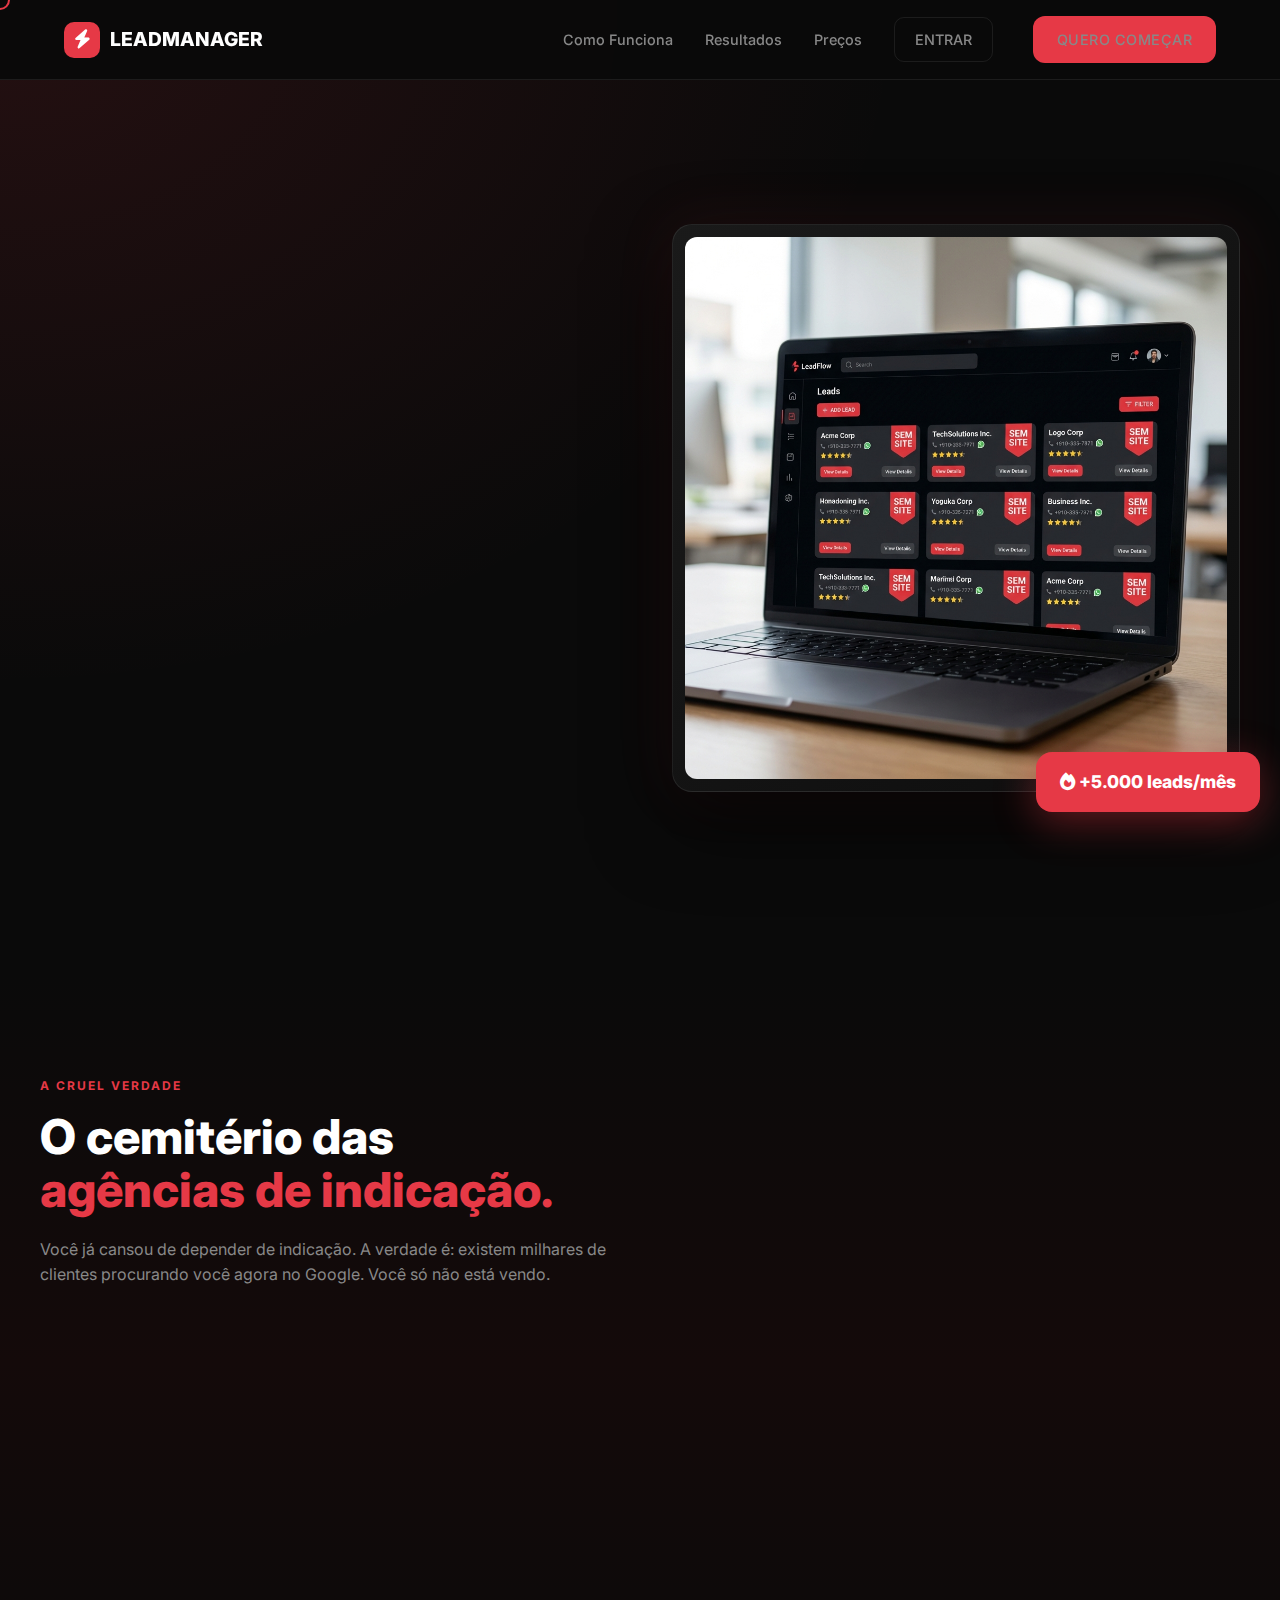
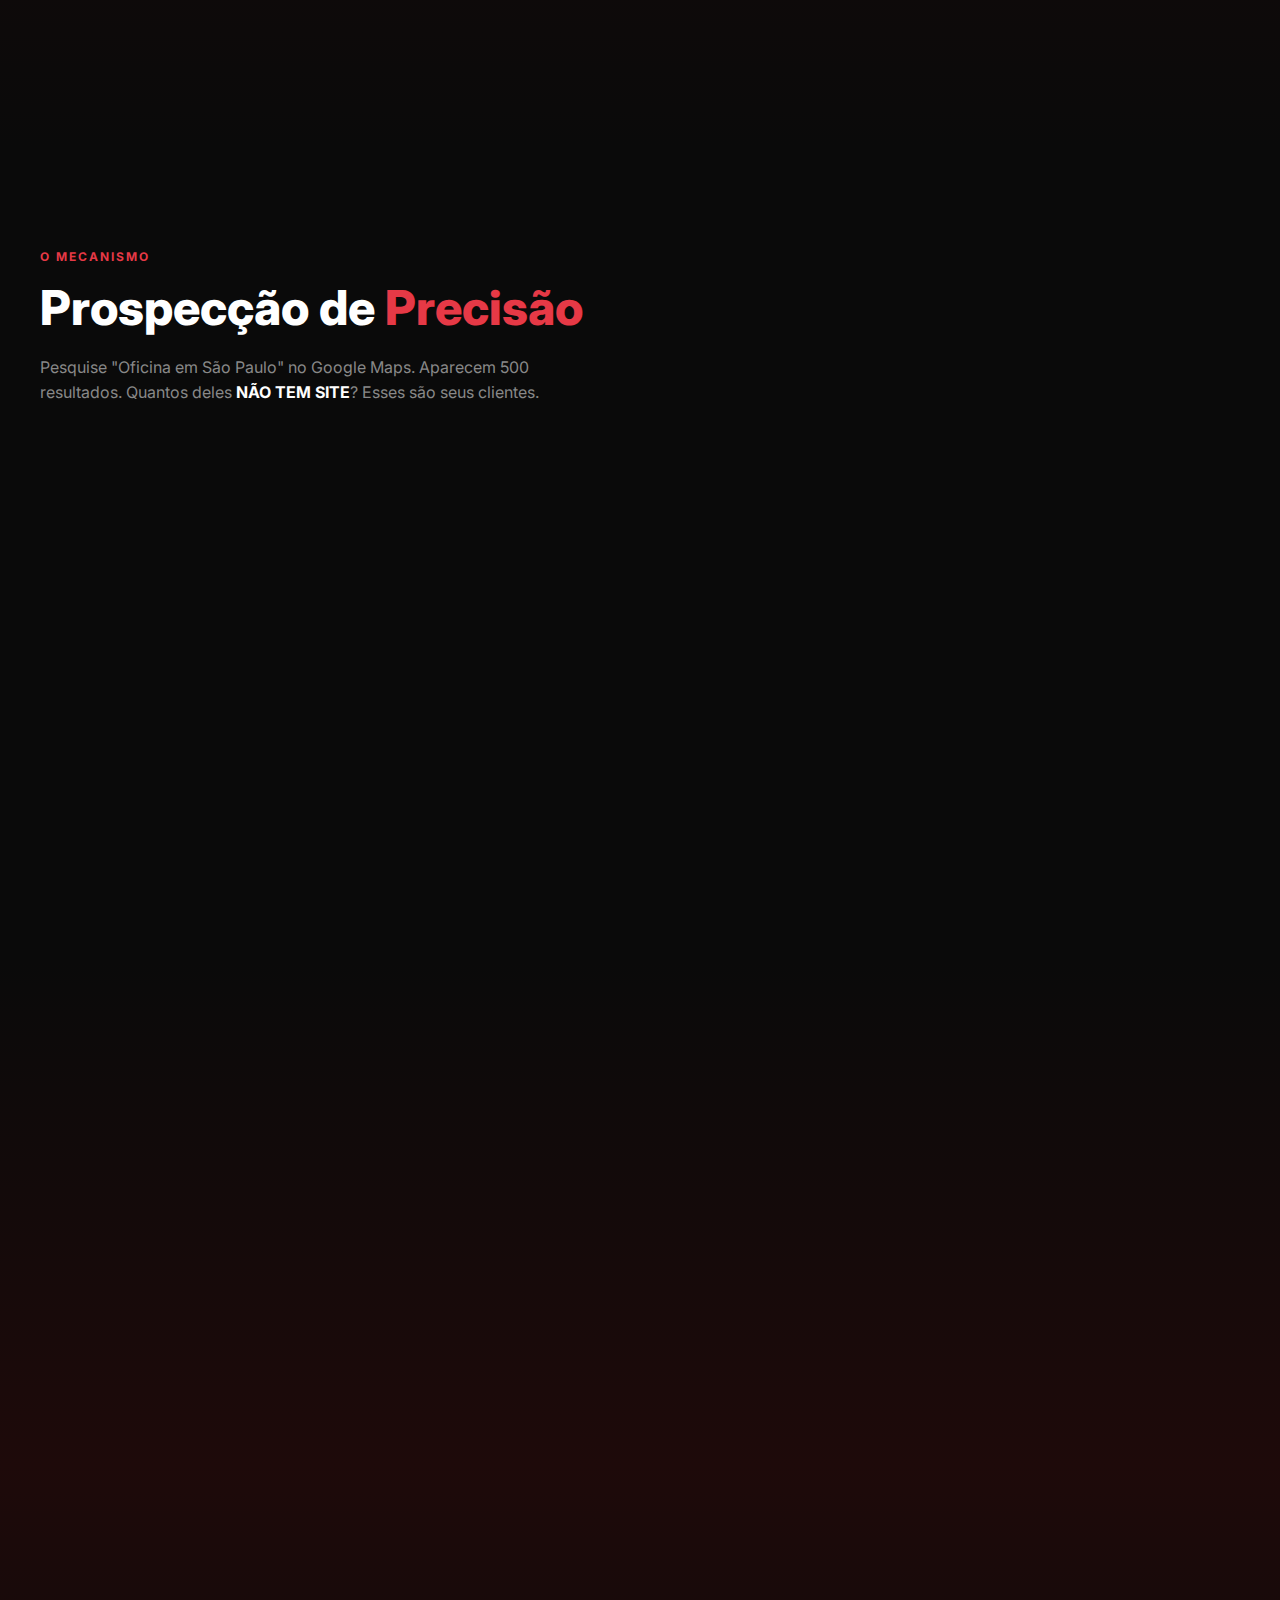
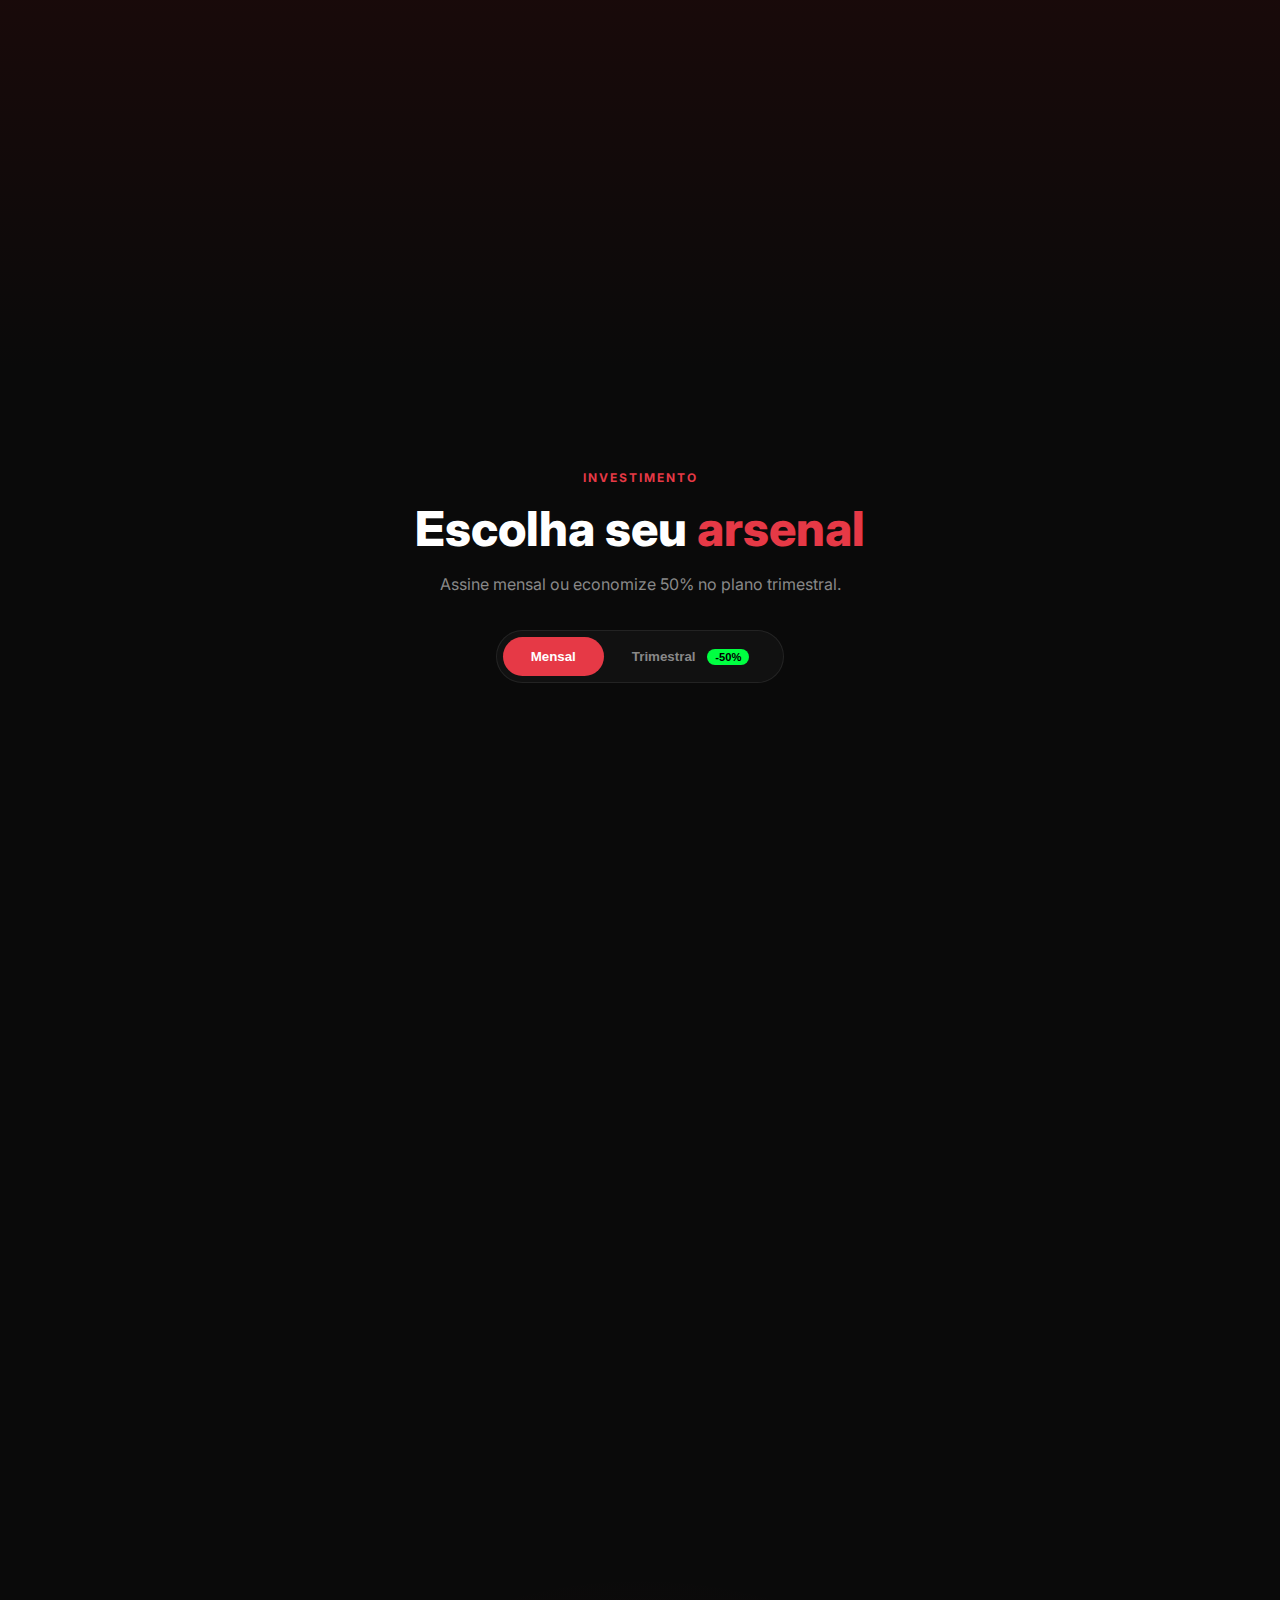
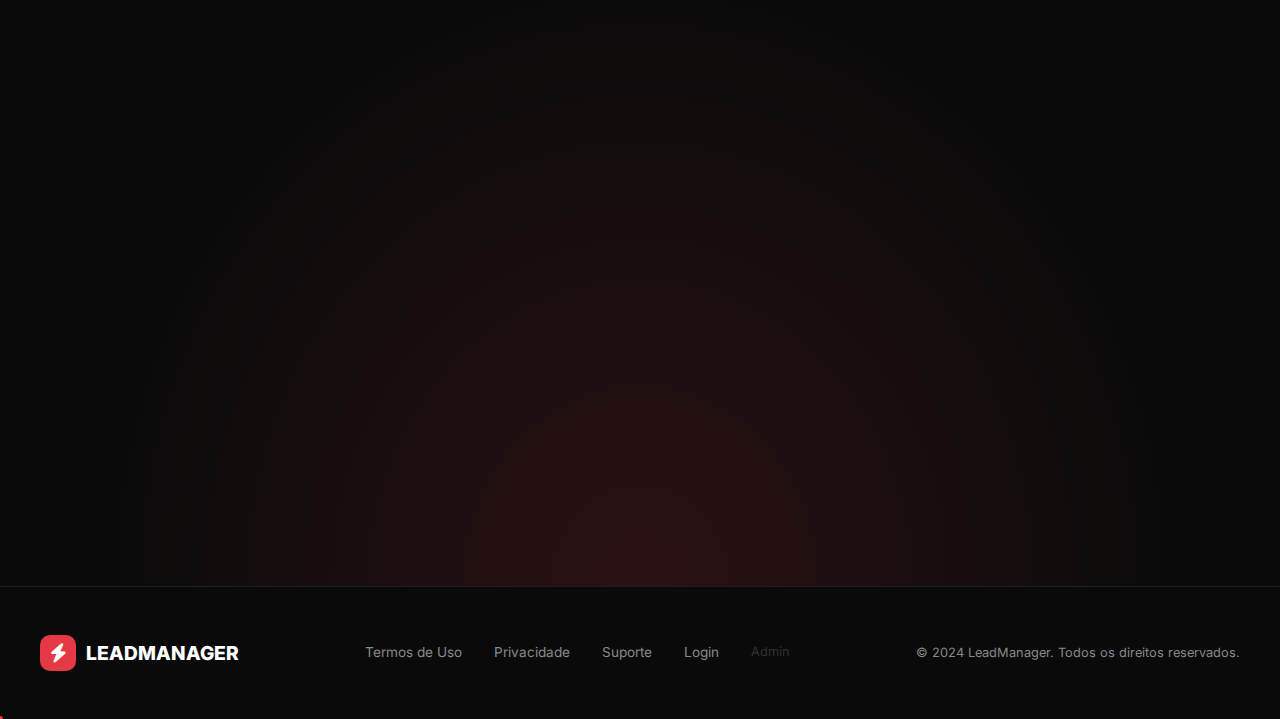
<file: webapp/index.html>
<!DOCTYPE html>
<html lang="pt-BR">

<head>
    <meta charset="UTF-8">
    <meta name="viewport" content="width=device-width, initial-scale=1.0">
    <title>LeadManager - Capte Clientes do Google Maps Sem Anunciar</title>
    <meta name="description"
        content="Extraia leads qualificados direto do Google Maps. Filtre empresas SEM SITE e aborde via WhatsApp. Ferramenta de guerra para prospecção.">
    <!-- Favicon -->
    <link rel="icon" type="image/svg+xml"
        href="data:image/svg+xml,<svg xmlns='http://www.w3.org/2000/svg' viewBox='0 0 100 100'><rect fill='%23E63946' rx='20' width='100' height='100'/><text x='50' y='65' font-size='50' text-anchor='middle' fill='white' font-family='Arial'>⚡</text></svg>">
    <link rel="apple-touch-icon"
        href="data:image/svg+xml,<svg xmlns='http://www.w3.org/2000/svg' viewBox='0 0 100 100'><rect fill='%23E63946' rx='20' width='100' height='100'/><text x='50' y='65' font-size='50' text-anchor='middle' fill='white' font-family='Arial'>⚡</text></svg>">
    <link href="https://fonts.googleapis.com/css2?family=Inter:wght@400;500;600;700;800;900&display=swap"
        rel="stylesheet">
    <link rel="stylesheet" href="https://cdnjs.cloudflare.com/ajax/libs/font-awesome/6.4.0/css/all.min.css">
    <style>
        :root {
            --bg-pure: #0A0A0A;
            --bg-card: #111111;
            --bg-elevated: #161616;
            --border-metallic: rgba(255, 255, 255, 0.08);
            --text-primary: #FFFFFF;
            --text-secondary: #888888;
            --accent-red: #E63946;
            --accent-red-glow: rgba(230, 57, 70, 0.4);
            --success-neon: #00FF41;
            --success-glow: rgba(0, 255, 65, 0.3);
        }

        * {
            margin: 0;
            padding: 0;
            box-sizing: border-box;
            cursor: none;
        }

        /* Cursor personalizado */
        .cursor {
            width: 20px;
            height: 20px;
            border: 2px solid var(--accent-red);
            border-radius: 50%;
            position: fixed;
            pointer-events: none;
            z-index: 99999;
            transition: transform 0.1s ease, width 0.2s, height 0.2s, border-color 0.2s;
            transform: translate(-50%, -50%);
        }

        .cursor-dot {
            width: 6px;
            height: 6px;
            background: var(--accent-red);
            border-radius: 50%;
            position: fixed;
            pointer-events: none;
            z-index: 99999;
            transform: translate(-50%, -50%);
        }

        .cursor.hover {
            width: 40px;
            height: 40px;
            border-color: var(--success-neon);
            background: rgba(230, 57, 70, 0.1);
        }

        /* Animação de texto - Typewriter */
        .text-reveal {
            opacity: 0;
            transform: translateY(30px);
            animation: textReveal 0.8s ease forwards;
        }

        .text-reveal-delay-1 {
            animation-delay: 0.2s;
        }

        .text-reveal-delay-2 {
            animation-delay: 0.4s;
        }

        .text-reveal-delay-3 {
            animation-delay: 0.6s;
        }

        .text-reveal-delay-4 {
            animation-delay: 0.8s;
        }

        @keyframes textReveal {
            to {
                opacity: 1;
                transform: translateY(0);
            }
        }

        /* Animação de letras surgindo */
        .letter-animate {
            display: inline-block;
            opacity: 0;
            transform: translateY(20px) rotateX(-90deg);
            animation: letterIn 0.5s ease forwards;
        }

        @keyframes letterIn {
            to {
                opacity: 1;
                transform: translateY(0) rotateX(0);
            }
        }

        /* Glow pulse no headline */
        .headline-glow {
            animation: glowPulse 3s ease-in-out infinite;
        }

        @keyframes glowPulse {

            0%,
            100% {
                text-shadow: 0 0 20px var(--accent-red-glow);
            }

            50% {
                text-shadow: 0 0 40px var(--accent-red-glow), 0 0 60px var(--accent-red-glow);
            }
        }

        body {
            font-family: 'Inter', -apple-system, sans-serif;
            background: var(--bg-pure);
            color: var(--text-primary);
            line-height: 1.6;
            overflow-x: hidden;
        }

        /* Anti-Gravity Effect */
        .float-card {
            background: var(--bg-card);
            border: 0.5px solid var(--border-metallic);
            border-radius: 16px;
            box-shadow:
                0 4px 20px rgba(0, 0, 0, 0.4),
                0 8px 40px rgba(0, 0, 0, 0.3),
                inset 0 1px 0 rgba(255, 255, 255, 0.03);
            transform: translateZ(0);
            transition: all 0.4s cubic-bezier(0.4, 0, 0.2, 1);
        }

        .float-card:hover {
            transform: translateY(-8px) translateZ(20px);
            box-shadow:
                0 12px 40px rgba(0, 0, 0, 0.5),
                0 20px 60px rgba(0, 0, 0, 0.4);
        }

        /* Glow Effects */
        .glow-red {
            box-shadow: 0 0 40px var(--accent-red-glow), 0 0 80px var(--accent-red-glow);
        }

        .glow-green {
            box-shadow: 0 0 20px var(--success-glow), 0 0 40px var(--success-glow);
            text-shadow: 0 0 10px var(--success-neon);
        }

        /* Typography */
        .headline-xl {
            font-size: clamp(2.5rem, 6vw, 4.5rem);
            font-weight: 900;
            line-height: 1.05;
            letter-spacing: -0.02em;
        }

        .headline-lg {
            font-size: clamp(1.8rem, 4vw, 3rem);
            font-weight: 800;
            line-height: 1.1;
        }

        .text-red {
            color: var(--accent-red);
        }

        .text-green {
            color: var(--success-neon);
        }

        .text-gray {
            color: var(--text-secondary);
        }

        /* Buttons */
        .btn-primary {
            background: var(--accent-red);
            color: white;
            font-weight: 700;
            padding: 18px 40px;
            border-radius: 12px;
            border: none;
            cursor: pointer;
            font-size: 1rem;
            text-transform: uppercase;
            letter-spacing: 0.5px;
            transition: all 0.3s;
            display: inline-flex;
            align-items: center;
            gap: 12px;
            text-decoration: none;
        }

        .btn-primary:hover {
            transform: translateY(-2px);
            box-shadow: 0 10px 40px var(--accent-red-glow);
        }

        .btn-ghost {
            background: transparent;
            border: 1px solid var(--border-metallic);
            color: var(--text-primary);
            padding: 14px 28px;
            border-radius: 10px;
            font-weight: 600;
            cursor: pointer;
            transition: all 0.3s;
            text-decoration: none;
        }

        .btn-ghost:hover {
            background: rgba(255, 255, 255, 0.05);
            border-color: rgba(255, 255, 255, 0.2);
        }

        /* Navbar */
        .navbar {
            position: fixed;
            top: 0;
            width: 100%;
            z-index: 1000;
            padding: 16px 0;
            background: rgba(10, 10, 10, 0.95);
            backdrop-filter: blur(20px);
            border-bottom: 0.5px solid var(--border-metallic);
        }

        .navbar-content {
            max-width: 1200px;
            margin: 0 auto;
            padding: 0 24px;
            display: flex;
            justify-content: space-between;
            align-items: center;
        }

        .logo {
            display: flex;
            align-items: center;
            gap: 10px;
            font-weight: 800;
            font-size: 1.2rem;
        }

        .logo-icon {
            width: 36px;
            height: 36px;
            background: var(--accent-red);
            border-radius: 10px;
            display: flex;
            align-items: center;
            justify-content: center;
        }

        .nav-links {
            display: flex;
            gap: 32px;
            align-items: center;
        }

        .nav-links a {
            color: var(--text-secondary);
            text-decoration: none;
            font-size: 0.9rem;
            font-weight: 500;
            transition: color 0.3s;
        }

        .nav-links a:hover {
            color: var(--text-primary);
        }

        /* Hero - Two Column */
        .hero {
            min-height: 100vh;
            display: flex;
            align-items: center;
            padding: 120px 24px 80px;
            background:
                radial-gradient(ellipse at top left, rgba(230, 57, 70, 0.12) 0%, transparent 50%),
                var(--bg-pure);
        }

        .hero-container {
            max-width: 1200px;
            margin: 0 auto;
            display: grid;
            grid-template-columns: 1fr 1fr;
            gap: 64px;
            align-items: center;
        }

        @media (max-width: 900px) {
            .hero-container {
                grid-template-columns: 1fr;
                text-align: center;
            }

            .hero-mockup {
                order: -1;
            }
        }

        .hero-text {
            text-align: left;
        }

        @media (max-width: 900px) {
            .hero-text {
                text-align: center;
            }
        }

        .badge {
            display: inline-flex;
            align-items: center;
            gap: 8px;
            background: rgba(230, 57, 70, 0.1);
            border: 1px solid rgba(230, 57, 70, 0.3);
            color: var(--accent-red);
            padding: 8px 16px;
            border-radius: 100px;
            font-size: 0.75rem;
            font-weight: 700;
            text-transform: uppercase;
            letter-spacing: 1px;
            margin-bottom: 24px;
        }

        .badge-dot {
            width: 8px;
            height: 8px;
            background: var(--accent-red);
            border-radius: 50%;
            animation: pulse 2s infinite;
        }

        @keyframes pulse {

            0%,
            100% {
                opacity: 1;
            }

            50% {
                opacity: 0.5;
            }
        }

        .hero-subtitle {
            font-size: 1.1rem;
            color: var(--text-secondary);
            margin: 24px 0 32px;
            line-height: 1.7;
        }

        .hero-cta {
            display: flex;
            gap: 16px;
            flex-wrap: wrap;
            margin-bottom: 32px;
        }

        @media (max-width: 900px) {
            .hero-cta {
                justify-content: center;
            }
        }

        .trust-badges {
            display: flex;
            gap: 24px;
            flex-wrap: wrap;
            font-size: 0.85rem;
            color: var(--text-secondary);
        }

        @media (max-width: 900px) {
            .trust-badges {
                justify-content: center;
            }
        }

        .trust-badges span {
            display: flex;
            align-items: center;
            gap: 8px;
        }

        .trust-badges i {
            color: var(--success-neon);
        }

        /* Hero Mockup */
        .hero-mockup {
            position: relative;
        }

        .mockup-container {
            background: linear-gradient(135deg, #1a1a1a 0%, #0d0d0d 100%);
            border-radius: 20px;
            padding: 12px;
            border: 0.5px solid var(--border-metallic);
            box-shadow:
                0 30px 80px rgba(0, 0, 0, 0.6),
                0 0 60px rgba(230, 57, 70, 0.1);
            position: relative;
            overflow: hidden;
        }

        .mockup-container img {
            width: 100%;
            border-radius: 12px;
            display: block;
        }

        .mockup-badge {
            position: absolute;
            bottom: -20px;
            right: -20px;
            background: var(--accent-red);
            color: white;
            padding: 16px 24px;
            border-radius: 16px;
            font-weight: 800;
            font-size: 1.1rem;
            box-shadow: 0 10px 40px var(--accent-red-glow);
            animation: float 3s ease-in-out infinite;
        }

        @keyframes float {

            0%,
            100% {
                transform: translateY(0);
            }

            50% {
                transform: translateY(-10px);
            }
        }

        /* Section */
        .section {
            padding: 100px 24px;
            max-width: 1200px;
            margin: 0 auto;
        }

        .section-label {
            color: var(--accent-red);
            font-size: 0.75rem;
            font-weight: 700;
            text-transform: uppercase;
            letter-spacing: 2px;
            margin-bottom: 16px;
        }

        /* Problem Section - Two Column */
        .problem-section {
            background: linear-gradient(180deg, var(--bg-pure) 0%, rgba(20, 10, 10, 1) 50%, var(--bg-pure) 100%);
            padding: 100px 24px;
        }

        .problem-container {
            max-width: 1200px;
            margin: 0 auto;
            display: grid;
            grid-template-columns: 1fr 1fr;
            gap: 64px;
            align-items: center;
        }

        @media (max-width: 900px) {
            .problem-container {
                grid-template-columns: 1fr;
            }
        }

        .problem-list {
            list-style: none;
        }

        .problem-item {
            display: flex;
            gap: 16px;
            padding: 20px 0;
            border-bottom: 1px solid var(--border-metallic);
        }

        .problem-icon {
            width: 40px;
            height: 40px;
            background: rgba(230, 57, 70, 0.1);
            border-radius: 10px;
            display: flex;
            align-items: center;
            justify-content: center;
            color: var(--accent-red);
            flex-shrink: 0;
        }

        .problem-item h4 {
            font-size: 1rem;
            font-weight: 700;
            margin-bottom: 4px;
        }

        .problem-item p {
            color: var(--text-secondary);
            font-size: 0.9rem;
        }

        /* Testimonial Card */
        .testimonial-card {
            background: linear-gradient(135deg, var(--bg-elevated) 0%, var(--bg-card) 100%);
            border: 0.5px solid var(--border-metallic);
            border-radius: 24px;
            padding: 40px;
            position: relative;
        }

        .quote-icon {
            font-size: 3rem;
            color: var(--accent-red);
            opacity: 0.3;
            position: absolute;
            top: 20px;
            right: 30px;
        }

        .testimonial-text {
            font-size: 1.1rem;
            line-height: 1.7;
            margin-bottom: 24px;
            font-style: italic;
        }

        .testimonial-author {
            display: flex;
            align-items: center;
            gap: 16px;
        }

        .testimonial-avatar {
            width: 56px;
            height: 56px;
            border-radius: 50%;
            object-fit: cover;
            border: 2px solid var(--success-neon);
        }

        /* Mechanism Section - Two Column */
        .mechanism-section {
            padding: 100px 24px;
        }

        .mechanism-container {
            max-width: 1200px;
            margin: 0 auto;
            display: grid;
            grid-template-columns: 1fr 1fr;
            gap: 64px;
            align-items: center;
        }

        @media (max-width: 900px) {
            .mechanism-container {
                grid-template-columns: 1fr;
            }
        }

        .mechanism-steps {
            list-style: none;
        }

        .step-item {
            display: flex;
            gap: 20px;
            padding: 24px 0;
        }

        .step-number {
            width: 48px;
            height: 48px;
            background: var(--accent-red);
            border-radius: 14px;
            display: flex;
            align-items: center;
            justify-content: center;
            font-size: 1.2rem;
            font-weight: 900;
            flex-shrink: 0;
            box-shadow: 0 4px 20px var(--accent-red-glow);
        }

        .step-item h4 {
            font-size: 1.1rem;
            font-weight: 700;
            margin-bottom: 8px;
        }

        .step-item p {
            color: var(--text-secondary);
            font-size: 0.9rem;
        }

        /* Filter Highlight */
        .filter-highlight {
            display: inline-flex;
            align-items: center;
            gap: 8px;
            background: rgba(0, 255, 65, 0.1);
            border: 1px solid var(--success-neon);
            padding: 10px 20px;
            border-radius: 10px;
            color: var(--success-neon);
            font-weight: 700;
            font-size: 0.9rem;
            box-shadow: 0 0 30px var(--success-glow);
            animation: neon-pulse 2s infinite;
            margin-top: 12px;
        }

        @keyframes neon-pulse {

            0%,
            100% {
                box-shadow: 0 0 20px var(--success-glow);
            }

            50% {
                box-shadow: 0 0 40px var(--success-glow), 0 0 60px var(--success-glow);
            }
        }

        /* App Screenshot */
        .app-screenshot {
            background: var(--bg-card);
            border-radius: 20px;
            overflow: hidden;
            border: 0.5px solid var(--border-metallic);
            box-shadow: 0 20px 60px rgba(0, 0, 0, 0.5);
        }

        .app-screenshot img {
            width: 100%;
            display: block;
        }

        /* Results Section */
        .results-section {
            background: linear-gradient(180deg, var(--bg-pure) 0%, rgba(30, 10, 10, 1) 50%, var(--bg-pure) 100%);
            padding: 100px 24px;
        }

        .results-card {
            max-width: 900px;
            margin: 0 auto;
            text-align: center;
            padding: 64px;
            border: 2px solid var(--accent-red);
            position: relative;
            background: var(--bg-card);
            border-radius: 24px;
        }

        .results-icon {
            width: 80px;
            height: 80px;
            background: var(--accent-red);
            border-radius: 24px;
            display: flex;
            align-items: center;
            justify-content: center;
            font-size: 2rem;
            margin: 0 auto 32px;
            box-shadow: 0 8px 40px var(--accent-red-glow);
        }

        /* Pricing */
        .pricing-section {
            padding: 100px 24px;
        }

        .pricing-header {
            text-align: center;
            max-width: 600px;
            margin: 0 auto 64px;
        }

        .pricing-grid {
            display: grid;
            grid-template-columns: repeat(4, 1fr);
            gap: 24px;
            max-width: 1200px;
            margin: 0 auto;
        }

        @media (max-width: 1024px) {
            .pricing-grid {
                grid-template-columns: repeat(2, 1fr);
            }
        }

        @media (max-width: 600px) {
            .pricing-grid {
                grid-template-columns: 1fr;
            }
        }

        .pricing-card {
            padding: 40px 32px;
            position: relative;
        }

        .pricing-card.featured {
            border: 2px solid var(--accent-red);
            transform: scale(1.05);
        }

        .pricing-badge {
            position: absolute;
            top: -14px;
            left: 50%;
            transform: translateX(-50%);
            background: var(--accent-red);
            color: white;
            padding: 6px 20px;
            border-radius: 100px;
            font-size: 0.7rem;
            font-weight: 700;
            text-transform: uppercase;
            letter-spacing: 1px;
            white-space: nowrap;
        }

        .pricing-name {
            font-size: 1.2rem;
            font-weight: 700;
            margin-bottom: 8px;
        }

        .pricing-desc {
            color: var(--text-secondary);
            font-size: 0.85rem;
            margin-bottom: 24px;
        }

        .pricing-price {
            font-size: 3rem;
            font-weight: 900;
            margin-bottom: 8px;
        }

        .pricing-period {
            color: var(--text-secondary);
            font-size: 0.9rem;
            margin-bottom: 32px;
        }

        .pricing-features {
            list-style: none;
            margin-bottom: 32px;
        }

        .pricing-features li {
            display: flex;
            align-items: center;
            gap: 12px;
            padding: 10px 0;
            font-size: 0.9rem;
            color: var(--text-secondary);
        }

        .pricing-features li i {
            color: var(--success-neon);
            font-size: 0.8rem;
        }

        .pricing-card .btn-primary {
            width: 100%;
            justify-content: center;
        }

        .pricing-card .btn-ghost {
            width: 100%;
            text-align: center;
            display: block;
        }

        /* CTA Final */
        .cta-section {
            padding: 120px 24px;
            text-align: center;
            background:
                radial-gradient(ellipse at bottom, rgba(230, 57, 70, 0.15) 0%, transparent 60%),
                var(--bg-pure);
        }

        /* Footer */
        .footer {
            padding: 48px 24px;
            border-top: 0.5px solid var(--border-metallic);
        }

        .footer-content {
            max-width: 1200px;
            margin: 0 auto;
            display: flex;
            justify-content: space-between;
            align-items: center;
            flex-wrap: wrap;
            gap: 24px;
        }

        .footer-links {
            display: flex;
            gap: 32px;
        }

        .footer-links a {
            color: var(--text-secondary);
            text-decoration: none;
            font-size: 0.85rem;
            transition: color 0.3s;
        }

        .footer-links a:hover {
            color: var(--text-primary);
        }

        .footer-copy {
            color: var(--text-secondary);
            font-size: 0.8rem;
        }

        /* Animations */
        .fade-in {
            opacity: 0;
            transform: translateY(30px);
            transition: all 0.8s cubic-bezier(0.4, 0, 0.2, 1);
        }

        .fade-in.visible {
            opacity: 1;
            transform: translateY(0);
        }
    </style>
</head>

<body>

    <!-- Navbar -->
    <nav class="navbar">
        <div class="navbar-content">
            <a href="index.html" class="logo" style="text-decoration: none; color: inherit;">
                <div class="logo-icon"><i class="fas fa-bolt"></i></div>
                <span>LEADMANAGER</span>
            </a>
            <div class="nav-links">
                <a href="#mecanismo">Como Funciona</a>
                <a href="#resultados">Resultados</a>
                <a href="#precos">Preços</a>
                <a href="login.html" class="btn-ghost" style="padding: 10px 20px; margin-right: 8px;">ENTRAR</a>
                <a href="checkout.html" class="btn-primary" style="padding: 12px 24px;">QUERO COMEÇAR</a>
            </div>
        </div>
    </nav>

    <!-- Hero - Two Columns -->
    <section class="hero">
        <div class="hero-container">
            <div class="hero-text">
                <div class="badge">
                    <span class="badge-dot"></span>
                    Prospecção Automatizada
                </div>

                <h1 class="headline-xl">
                    VOCÊ <span class="text-red">NÃO PRECISA MAIS ANUNCIAR</span> PARA
                    <span
                        style="background: linear-gradient(90deg, #fff 0%, #888 100%); -webkit-background-clip: text; -webkit-text-fill-color: transparent;">CONSEGUIR
                        CLIENTES.</span>
                </h1>

                <p class="hero-subtitle">
                    O LeadManager extrai empresas do <strong>Google Maps</strong> que já estavam lá, mas você não via.
                    Clientes reais com telefone, WhatsApp e email pronta pra contato.
                    <strong class="text-red">Pare de queimar dinheiro com tráfego.</strong>
                </p>

                <div class="hero-cta">
                    <a href="checkout.html" class="btn-primary glow-red">
                        QUERO CLIENTES TODOS OS DIAS <i class="fas fa-arrow-right"></i>
                    </a>
                </div>

                <div class="trust-badges">
                    <span><i class="fas fa-check-circle"></i> Acesso Imediato</span>
                    <span><i class="fas fa-check-circle"></i> Garantia 7 dias</span>
                    <span><i class="fas fa-check-circle"></i> Suporte VIP</span>
                </div>
            </div>

            <div class="hero-mockup">
                <div class="mockup-container">
                    <img src="img/hero-mockup.png" alt="LeadManager Dashboard">
                </div>
                <div class="mockup-badge">
                    <i class="fas fa-fire"></i> +5.000 leads/mês
                </div>
            </div>
        </div>
    </section>

    <!-- Problem Section -->
    <section class="problem-section">
        <div class="problem-container">
            <div>
                <p class="section-label">A Cruel Verdade</p>
                <h2 class="headline-lg">O cemitério das<br><span class="text-red">agências de indicação.</span></h2>
                <p class="text-gray" style="margin-top: 20px; margin-bottom: 32px;">
                    Você já cansou de depender de indicação. A verdade é: existem milhares de clientes
                    procurando você agora no Google. Você só não está vendo.
                </p>

                <ul class="problem-list">
                    <li class="problem-item fade-in">
                        <div class="problem-icon"><i class="fas fa-times"></i></div>
                        <div>
                            <h4>Investidores Frustrados</h4>
                            <p>Gastou R$ 5.000 em anúncios e recebeu 3 leads frios que nunca responderam.</p>
                        </div>
                    </li>
                    <li class="problem-item fade-in">
                        <div class="problem-icon"><i class="fas fa-hourglass-half"></i></div>
                        <div>
                            <h4>Leads = Roleta Russa</h4>
                            <p>Um mês vem 20 indicações, no outro vem zero. Fluxo de caixa vira montanha-russa.</p>
                        </div>
                    </li>
                    <li class="problem-item fade-in">
                        <div class="problem-icon"><i class="fas fa-chart-line"></i></div>
                        <div>
                            <h4>Faturamento Estagnado</h4>
                            <p>Você é bom no que faz, mas ninguém sabe que você existe.</p>
                        </div>
                    </li>
                </ul>
            </div>

            <div class="testimonial-card fade-in">
                <i class="fas fa-quote-right quote-icon"></i>
                <p class="testimonial-text">
                    "Eu usava o método de indicação e fechava 5 clientes por mês. Com o LeadManager, fechei
                    <strong style="color: var(--success-neon);">14 clientes em 30 dias</strong>. É absurdo a quantidade
                    de empresa sem site que ainda existe."
                </p>
                <div class="testimonial-author">
                    <img src="img/testimonial-ricardo.png" alt="Ricardo Mendes" class="testimonial-avatar">
                    <div>
                        <strong>Ricardo Mendes</strong>
                        <p class="text-gray" style="font-size: 0.85rem;">Dono de Agência Digital</p>
                    </div>
                </div>
            </div>
        </div>
    </section>

    <!-- Mechanism Section -->
    <section id="mecanismo" class="mechanism-section">
        <div class="mechanism-container">
            <div>
                <p class="section-label">O Mecanismo</p>
                <h2 class="headline-lg">Prospecção de <span class="text-red">Precisão</span></h2>
                <p class="text-gray" style="margin: 20px 0 32px;">
                    Pesquise "Oficina em São Paulo" no Google Maps. Aparecem 500 resultados.
                    Quantos deles <strong style="color: white;">NÃO TEM SITE</strong>? Esses são seus clientes.
                </p>

                <ul class="mechanism-steps">
                    <li class="step-item fade-in">
                        <div class="step-number">1</div>
                        <div>
                            <h4>Escolha Nicho + Cidade</h4>
                            <p>Digite "Pizzaria" + "Curitiba" e deixe a IA trabalhar. Em segundos você tem leads
                                qualificados.</p>
                        </div>
                    </li>
                    <li class="step-item fade-in">
                        <div class="step-number">2</div>
                        <div>
                            <h4>Ative o Filtro Mágico</h4>
                            <p>Filtre apenas empresas que precisam de você.</p>
                            <div class="filter-highlight">
                                <i class="fas fa-filter"></i> FILTRAR SEM SITE
                            </div>
                        </div>
                    </li>
                    <li class="step-item fade-in">
                        <div class="step-number">3</div>
                        <div>
                            <h4>Aborde com 1 Clique</h4>
                            <p>Botão "Enviar WhatsApp" abre conversa com mensagem personalizada pronta. Fechou? Próximo.
                            </p>
                        </div>
                    </li>
                </ul>
            </div>

            <div class="app-screenshot fade-in">
                <img src="img/filter-demo.png" alt="Filtro SEM SITE">
            </div>
        </div>
    </section>

    <!-- Results Section -->
    <section id="resultados" class="results-section">
        <div class="section">
            <div class="float-card results-card glow-red fade-in">
                <div class="results-icon"><i class="fas fa-chart-line"></i></div>
                <h2 class="headline-lg" style="margin-bottom: 24px;">
                    Domingo, 14h. <span class="text-red">30 abordagens.</span> No<br>
                    12º contato: R$ 1.000 de setup +<br>
                    R$ 2.000/mês de gestão. <span class="text-green">Sem<br>
                        gastar 1 centavo em tráfego.</span>
                </h2>
                <p class="text-gray" style="font-size: 1rem; max-width: 700px; margin: 0 auto;">
                    "O mercado está saturado de 'curvas de tráfego' que não entregam nada. Mas
                    existem milhares de empresas locais que ainda dependem do telefone na vitrine.
                    O LeadManager é isso: uma ferramenta de guerra pra quem quer prospectar de verdade."
                </p>
                <p style="margin-top: 24px; font-weight: 700;">— André Silva, Freelancer SP</p>
            </div>
        </div>
    </section>

    <!-- Pricing -->
    <section id="precos" class="pricing-section">
        <div class="pricing-header">
            <p class="section-label">Investimento</p>
            <h2 class="headline-lg">Escolha seu <span class="text-red">arsenal</span></h2>
            <p class="text-gray" style="margin-top: 16px;">
                Assine mensal ou economize 50% no plano trimestral.
            </p>

            <!-- Toggle Mensal/Trimestral -->
            <div style="display: flex; justify-content: center; margin-top: 32px;">
                <div
                    style="background: var(--bg-card); border: 1px solid var(--border-metallic); border-radius: 100px; padding: 6px; display: inline-flex;">
                    <button id="btnMensal" onclick="togglePricing('mensal')"
                        style="background: var(--accent-red); color: white; border: none; padding: 12px 28px; border-radius: 100px; font-weight: 700; cursor: pointer; transition: all 0.3s;">
                        Mensal
                    </button>
                    <button id="btnTrimestral" onclick="togglePricing('trimestral')"
                        style="background: transparent; color: var(--text-secondary); border: none; padding: 12px 28px; border-radius: 100px; font-weight: 700; cursor: pointer; transition: all 0.3s;">
                        Trimestral <span
                            style="background: var(--success-neon); color: black; padding: 2px 8px; border-radius: 100px; font-size: 0.7rem; margin-left: 8px;">-50%</span>
                    </button>
                </div>
            </div>
        </div>

        <div class="pricing-grid" style="grid-template-columns: repeat(3, 1fr);">
            <!-- Starter -->
            <div class="float-card pricing-card fade-in">
                <p class="pricing-name">Starter</p>
                <p class="pricing-desc">Para começar a prospectar</p>
                <p class="pricing-price" id="priceStarter">R$ 199</p>
                <p class="pricing-period" id="periodStarter">/mês</p>
                <ul class="pricing-features">
                    <li><i class="fas fa-check"></i> 500 leads/mês</li>
                    <li><i class="fas fa-check"></i> Filtro "Sem Site"</li>
                    <li><i class="fas fa-check"></i> Filtro "Sem WhatsApp"</li>
                    <li><i class="fas fa-check"></i> Exportar CSV</li>
                </ul>
                <a href="checkout.html?plan=starter&billing=mensal" id="linkStarter" class="btn-ghost">Assinar
                    Starter</a>
            </div>

            <!-- Profissional (Featured) -->
            <div class="float-card pricing-card featured fade-in">
                <div class="pricing-badge">MAIS VENDIDO</div>
                <p class="pricing-name">Profissional</p>
                <p class="pricing-desc">Para fechar mais contratos</p>
                <p class="pricing-price text-red" id="pricePro">R$ 299</p>
                <p class="pricing-period" id="periodPro">/mês</p>
                <ul class="pricing-features">
                    <li><i class="fas fa-check"></i> <strong>1.500 leads/mês</strong></li>
                    <li><i class="fas fa-check"></i> Todos os filtros</li>
                    <li><i class="fas fa-check"></i> Exportar Excel + CSV</li>
                    <li><i class="fas fa-check"></i> CRM Integrado</li>
                    <li><i class="fas fa-check"></i> Suporte Prioritário</li>
                </ul>
                <a href="checkout.html?plan=pro&billing=mensal" id="linkPro" class="btn-primary">QUERO ESSE <i
                        class="fas fa-arrow-right"></i></a>
            </div>

            <!-- Elite -->
            <div class="float-card pricing-card fade-in">
                <p class="pricing-name">Elite</p>
                <p class="pricing-desc">Para times e agências</p>
                <p class="pricing-price" id="priceElite">R$ 459</p>
                <p class="pricing-period" id="periodElite">/mês</p>
                <ul class="pricing-features">
                    <li><i class="fas fa-check"></i> <strong>5.000 leads/mês</strong></li>
                    <li><i class="fas fa-check"></i> API Ilimitada</li>
                    <li><i class="fas fa-check"></i> Multi-usuário (5 seats)</li>
                    <li><i class="fas fa-check"></i> Treinamento 1:1</li>
                    <li><i class="fas fa-check"></i> Suporte VIP WhatsApp</li>
                </ul>
                <a href="checkout.html?plan=elite&billing=mensal" id="linkElite" class="btn-ghost">Assinar Elite</a>
            </div>
        </div>
    </section>

    <script>
        function togglePricing(type) {
            const btnMensal = document.getElementById('btnMensal');
            const btnTrimestral = document.getElementById('btnTrimestral');

            if (type === 'mensal') {
                btnMensal.style.background = 'var(--accent-red)';
                btnMensal.style.color = 'white';
                btnTrimestral.style.background = 'transparent';
                btnTrimestral.style.color = 'var(--text-secondary)';

                document.getElementById('priceStarter').textContent = 'R$ 199';
                document.getElementById('periodStarter').textContent = '/mês';
                document.getElementById('pricePro').textContent = 'R$ 299';
                document.getElementById('periodPro').textContent = '/mês';
                document.getElementById('priceElite').textContent = 'R$ 459';
                document.getElementById('periodElite').textContent = '/mês';

                document.getElementById('linkStarter').href = 'checkout.html?plan=starter&billing=mensal';
                document.getElementById('linkPro').href = 'checkout.html?plan=pro&billing=mensal';
                document.getElementById('linkElite').href = 'checkout.html?plan=elite&billing=mensal';
            } else {
                btnTrimestral.style.background = 'var(--accent-red)';
                btnTrimestral.style.color = 'white';
                btnMensal.style.background = 'transparent';
                btnMensal.style.color = 'var(--text-secondary)';

                document.getElementById('priceStarter').textContent = 'R$ 299';
                document.getElementById('periodStarter').textContent = '/trimestre (~R$100/mês)';
                document.getElementById('pricePro').textContent = 'R$ 449';
                document.getElementById('periodPro').textContent = '/trimestre (~R$150/mês)';
                document.getElementById('priceElite').textContent = 'R$ 689';
                document.getElementById('periodElite').textContent = '/trimestre (~R$230/mês)';

                document.getElementById('linkStarter').href = 'checkout.html?plan=starter&billing=trimestral';
                document.getElementById('linkPro').href = 'checkout.html?plan=pro&billing=trimestral';
                document.getElementById('linkElite').href = 'checkout.html?plan=elite&billing=trimestral';
            }
        }
    </script>

    <!-- CTA Final -->
    <section class="cta-section">
        <div class="section" style="text-align: center;">
            <h2 class="headline-lg fade-in">
                Pronto para nunca mais<br>
                <span class="text-red">depender de indicação?</span>
            </h2>
            <p class="text-gray fade-in" style="max-width: 500px; margin: 24px auto 40px;">
                Crie sua conta agora e receba 10 leads de bônus para testar. Sem compromisso.
            </p>
            <a href="checkout.html" class="btn-primary glow-red fade-in">
                QUERO CLIENTES TODOS OS DIAS <i class="fas fa-arrow-right"></i>
            </a>
        </div>
    </section>

    <!-- Footer -->
    <footer class="footer">
        <div class="footer-content">
            <div class="logo">
                <div class="logo-icon"><i class="fas fa-bolt"></i></div>
                <span>LEADMANAGER</span>
            </div>
            <div class="footer-links">
                <a href="#">Termos de Uso</a>
                <a href="#">Privacidade</a>
                <a href="#">Suporte</a>
                <a href="login.html">Login</a>
                <a href="admin/login.html" style="opacity: 0.3; font-size: 0.8em;">Admin</a>
            </div>
            <p class="footer-copy">© 2024 LeadManager. Todos os direitos reservados.</p>
        </div>
    </footer>

    <!-- Cursor personalizado -->
    <div class="cursor" id="cursor"></div>
    <div class="cursor-dot" id="cursor-dot"></div>

    <script>
        // Cursor Personalizado
        const cursor = document.getElementById('cursor');
        const cursorDot = document.getElementById('cursor-dot');

        let mouseX = 0, mouseY = 0;
        let cursorX = 0, cursorY = 0;

        document.addEventListener('mousemove', (e) => {
            mouseX = e.clientX;
            mouseY = e.clientY;

            // Dot segue instantaneamente
            cursorDot.style.left = mouseX + 'px';
            cursorDot.style.top = mouseY + 'px';
        });

        // Animação suave do cursor
        function animateCursor() {
            cursorX += (mouseX - cursorX) * 0.15;
            cursorY += (mouseY - cursorY) * 0.15;

            cursor.style.left = cursorX + 'px';
            cursor.style.top = cursorY + 'px';

            requestAnimationFrame(animateCursor);
        }
        animateCursor();

        // Efeito hover em links e botões
        const hoverElements = document.querySelectorAll('a, button, .payment-option, .float-card');
        hoverElements.forEach(el => {
            el.addEventListener('mouseenter', () => cursor.classList.add('hover'));
            el.addEventListener('mouseleave', () => cursor.classList.remove('hover'));
        });

        // Fade in on scroll
        const observer = new IntersectionObserver((entries) => {
            entries.forEach(entry => {
                if (entry.isIntersecting) {
                    entry.target.classList.add('visible');
                }
            });
        }, { threshold: 0.1 });

        document.querySelectorAll('.fade-in').forEach(el => observer.observe(el));

        // Animação das letras do headline
        function animateHeadline() {
            const headline = document.querySelector('.headline-xl');
            if (!headline) return;

            headline.classList.add('headline-glow');
        }

        // Inicializa animações após carregamento
        window.addEventListener('load', () => {
            animateHeadline();

            // Adiciona classe de reveal nos elementos
            document.querySelectorAll('.hero-text > *').forEach((el, i) => {
                el.classList.add('text-reveal', `text-reveal-delay-${i + 1}`);
            });
        });
    </script>

</body>

</html>
</file>
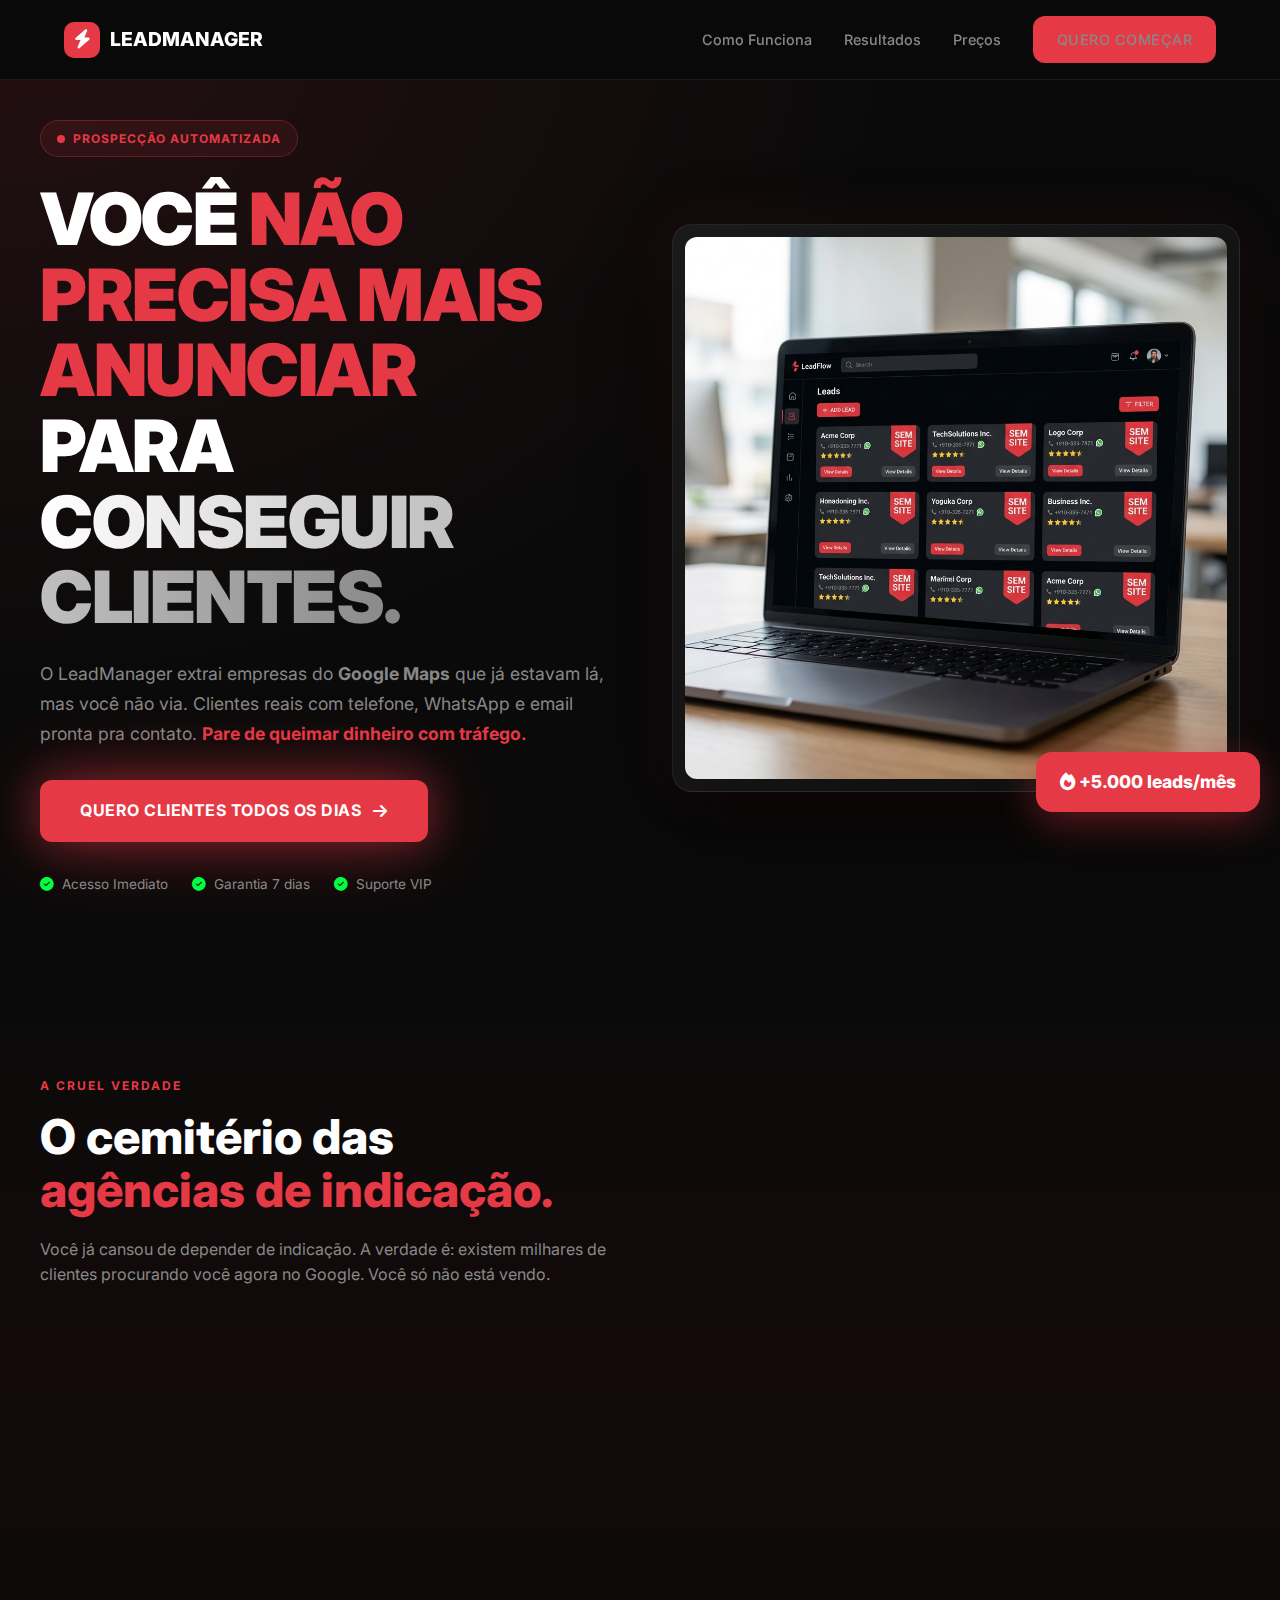
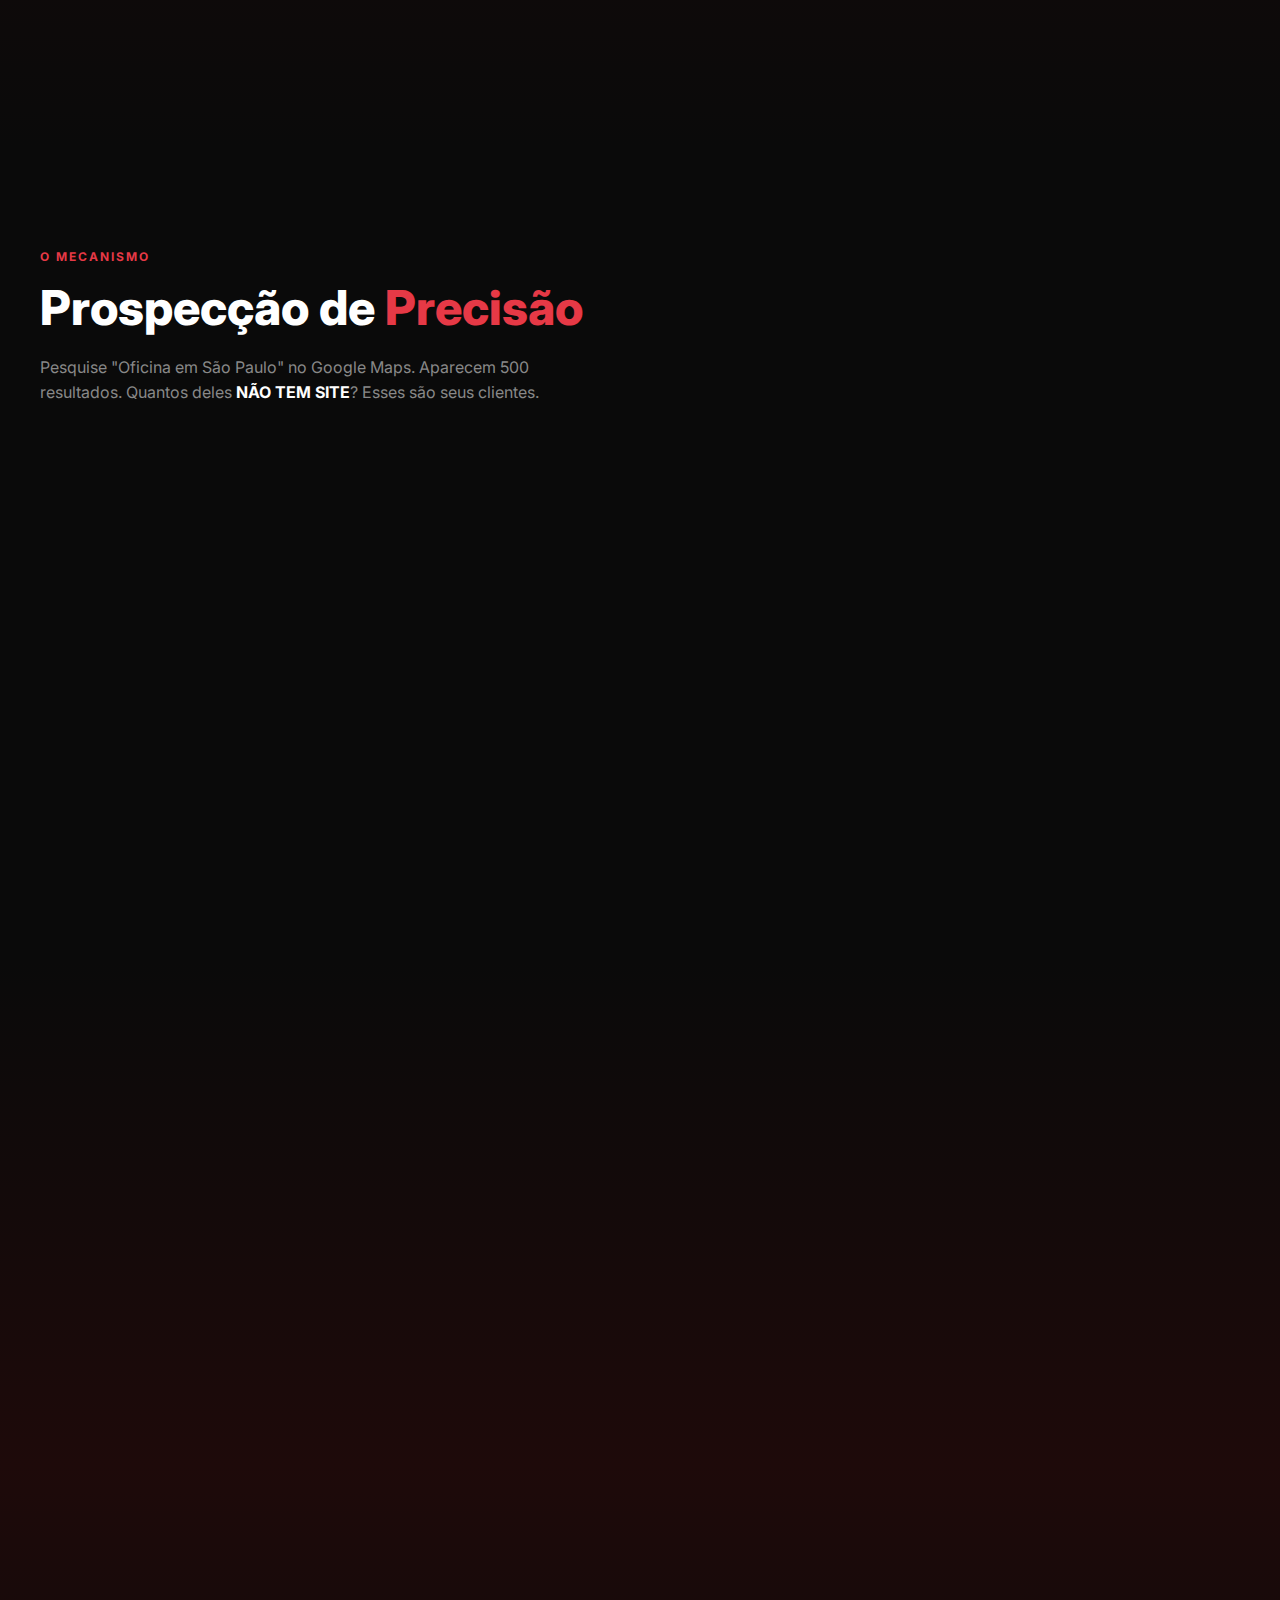
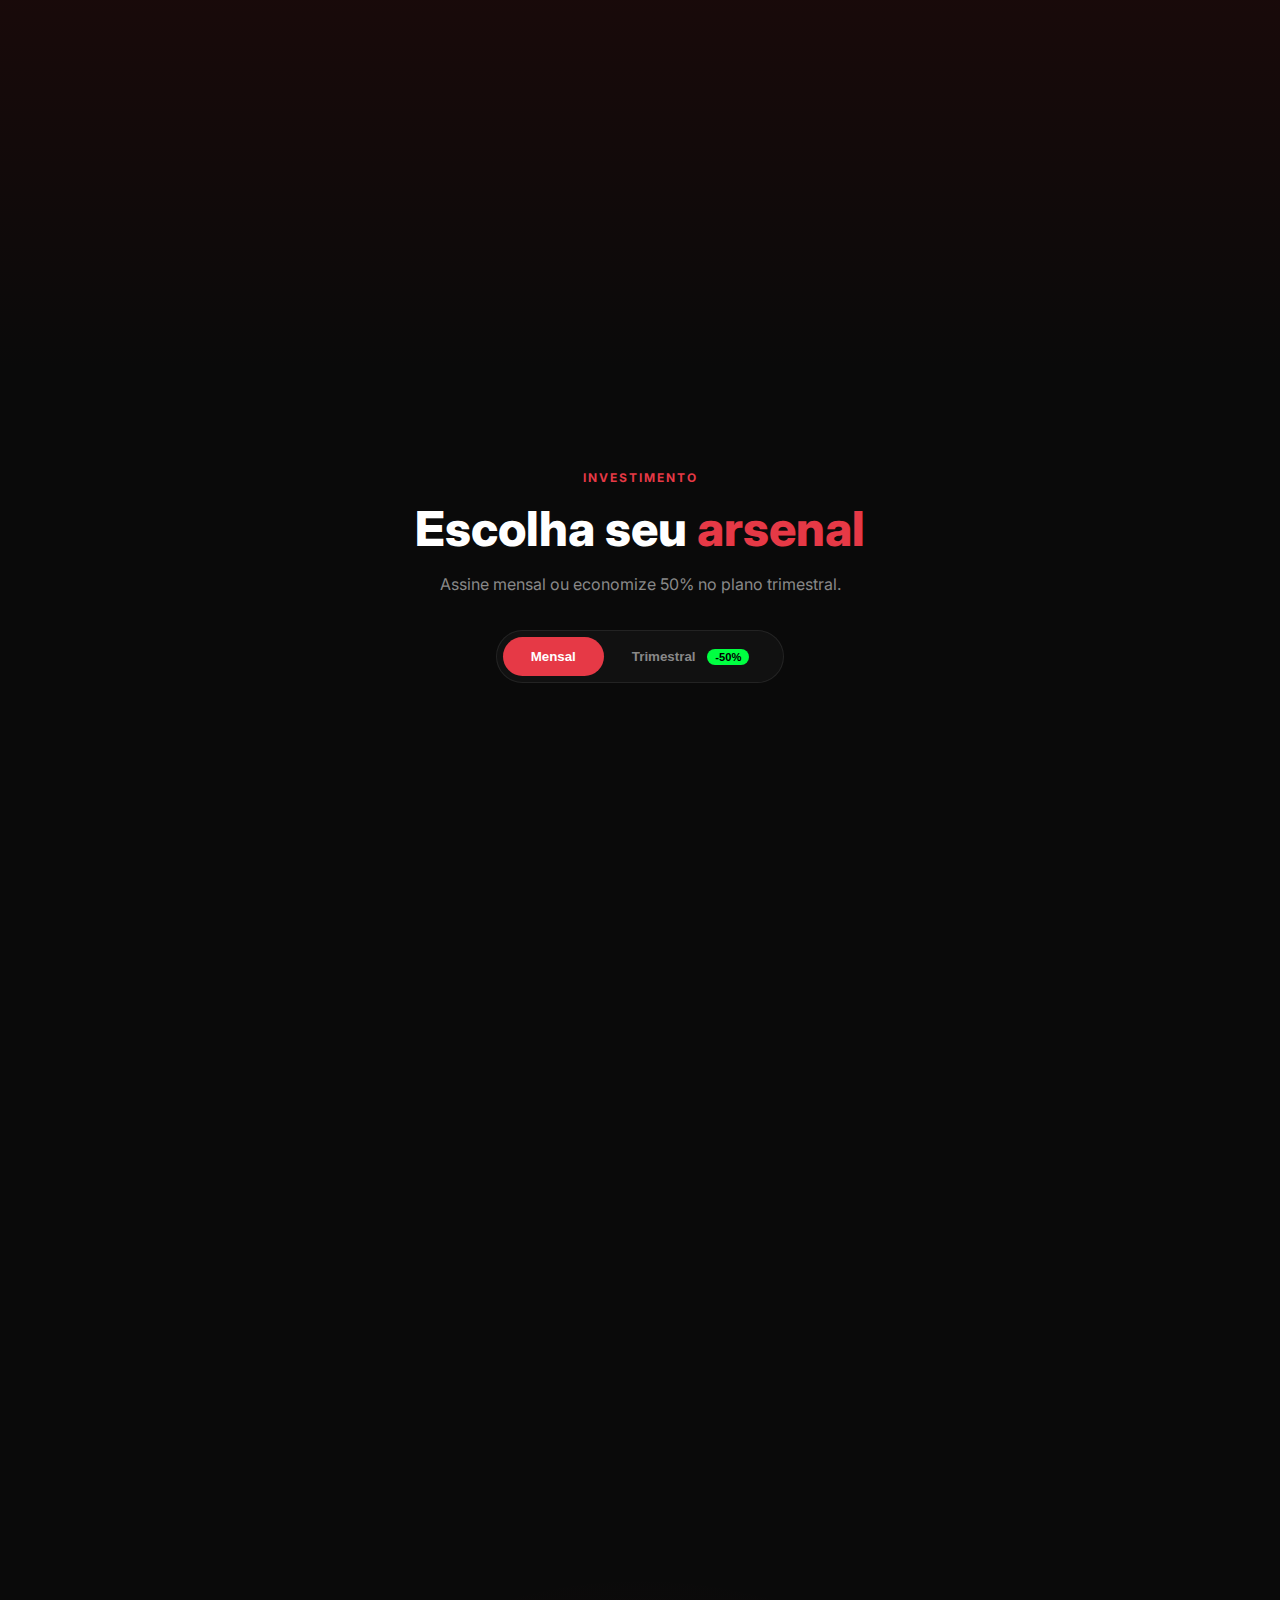
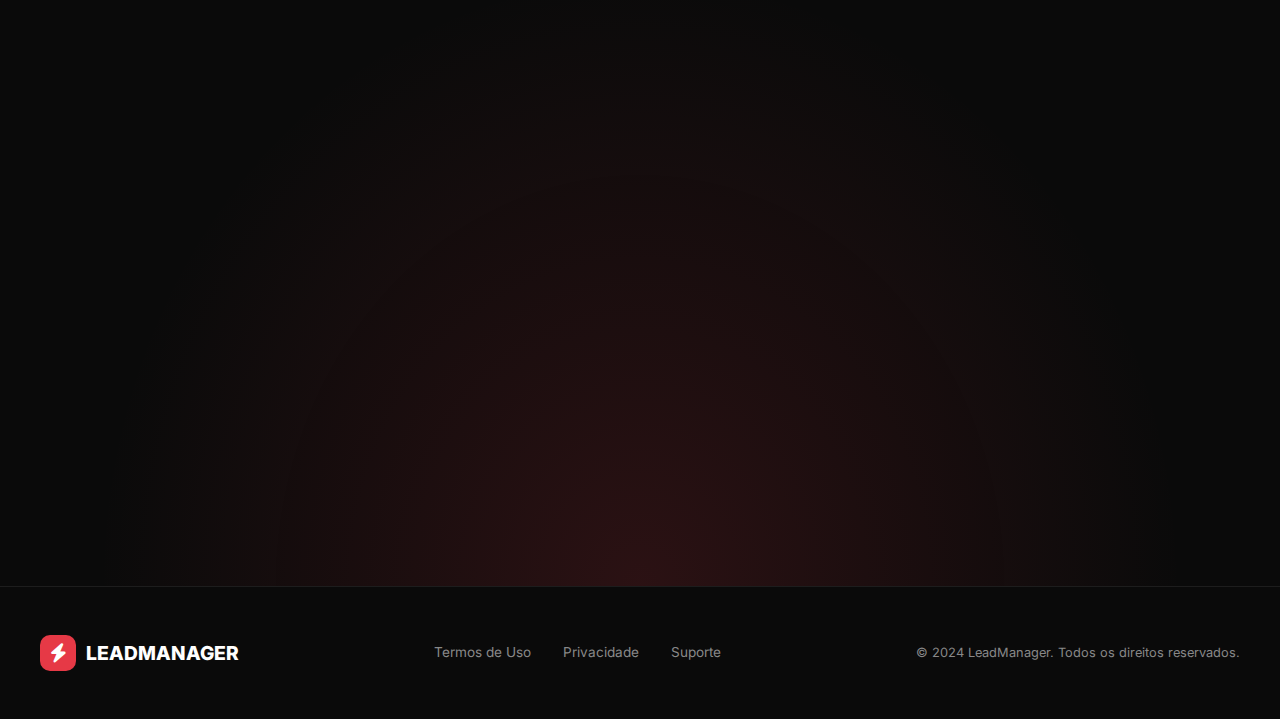
<file: webapp/landing.html>
<!DOCTYPE html>
<html lang="pt-BR">

<head>
    <meta charset="UTF-8">
    <meta name="viewport" content="width=device-width, initial-scale=1.0">
    <title>LeadManager - Capte Clientes do Google Maps Sem Anunciar</title>
    <meta name="description"
        content="Extraia leads qualificados direto do Google Maps. Filtre empresas SEM SITE e aborde via WhatsApp. Ferramenta de guerra para prospecção.">
    <link href="https://fonts.googleapis.com/css2?family=Inter:wght@400;500;600;700;800;900&display=swap"
        rel="stylesheet">
    <link rel="stylesheet" href="https://cdnjs.cloudflare.com/ajax/libs/font-awesome/6.4.0/css/all.min.css">
    <style>
        :root {
            --bg-pure: #0A0A0A;
            --bg-card: #111111;
            --bg-elevated: #161616;
            --border-metallic: rgba(255, 255, 255, 0.08);
            --text-primary: #FFFFFF;
            --text-secondary: #888888;
            --accent-red: #E63946;
            --accent-red-glow: rgba(230, 57, 70, 0.4);
            --success-neon: #00FF41;
            --success-glow: rgba(0, 255, 65, 0.3);
        }

        * {
            margin: 0;
            padding: 0;
            box-sizing: border-box;
        }

        body {
            font-family: 'Inter', -apple-system, sans-serif;
            background: var(--bg-pure);
            color: var(--text-primary);
            line-height: 1.6;
            overflow-x: hidden;
        }

        /* Anti-Gravity Effect */
        .float-card {
            background: var(--bg-card);
            border: 0.5px solid var(--border-metallic);
            border-radius: 16px;
            box-shadow:
                0 4px 20px rgba(0, 0, 0, 0.4),
                0 8px 40px rgba(0, 0, 0, 0.3),
                inset 0 1px 0 rgba(255, 255, 255, 0.03);
            transform: translateZ(0);
            transition: all 0.4s cubic-bezier(0.4, 0, 0.2, 1);
        }

        .float-card:hover {
            transform: translateY(-8px) translateZ(20px);
            box-shadow:
                0 12px 40px rgba(0, 0, 0, 0.5),
                0 20px 60px rgba(0, 0, 0, 0.4);
        }

        /* Glow Effects */
        .glow-red {
            box-shadow: 0 0 40px var(--accent-red-glow), 0 0 80px var(--accent-red-glow);
        }

        .glow-green {
            box-shadow: 0 0 20px var(--success-glow), 0 0 40px var(--success-glow);
            text-shadow: 0 0 10px var(--success-neon);
        }

        /* Typography */
        .headline-xl {
            font-size: clamp(2.5rem, 6vw, 4.5rem);
            font-weight: 900;
            line-height: 1.05;
            letter-spacing: -0.02em;
        }

        .headline-lg {
            font-size: clamp(1.8rem, 4vw, 3rem);
            font-weight: 800;
            line-height: 1.1;
        }

        .text-red {
            color: var(--accent-red);
        }

        .text-green {
            color: var(--success-neon);
        }

        .text-gray {
            color: var(--text-secondary);
        }

        /* Buttons */
        .btn-primary {
            background: var(--accent-red);
            color: white;
            font-weight: 700;
            padding: 18px 40px;
            border-radius: 12px;
            border: none;
            cursor: pointer;
            font-size: 1rem;
            text-transform: uppercase;
            letter-spacing: 0.5px;
            transition: all 0.3s;
            display: inline-flex;
            align-items: center;
            gap: 12px;
            text-decoration: none;
        }

        .btn-primary:hover {
            transform: translateY(-2px);
            box-shadow: 0 10px 40px var(--accent-red-glow);
        }

        .btn-ghost {
            background: transparent;
            border: 1px solid var(--border-metallic);
            color: var(--text-primary);
            padding: 14px 28px;
            border-radius: 10px;
            font-weight: 600;
            cursor: pointer;
            transition: all 0.3s;
            text-decoration: none;
        }

        .btn-ghost:hover {
            background: rgba(255, 255, 255, 0.05);
            border-color: rgba(255, 255, 255, 0.2);
        }

        /* Navbar */
        .navbar {
            position: fixed;
            top: 0;
            width: 100%;
            z-index: 1000;
            padding: 16px 0;
            background: rgba(10, 10, 10, 0.95);
            backdrop-filter: blur(20px);
            border-bottom: 0.5px solid var(--border-metallic);
        }

        .navbar-content {
            max-width: 1200px;
            margin: 0 auto;
            padding: 0 24px;
            display: flex;
            justify-content: space-between;
            align-items: center;
        }

        .logo {
            display: flex;
            align-items: center;
            gap: 10px;
            font-weight: 800;
            font-size: 1.2rem;
        }

        .logo-icon {
            width: 36px;
            height: 36px;
            background: var(--accent-red);
            border-radius: 10px;
            display: flex;
            align-items: center;
            justify-content: center;
        }

        .nav-links {
            display: flex;
            gap: 32px;
            align-items: center;
        }

        .nav-links a {
            color: var(--text-secondary);
            text-decoration: none;
            font-size: 0.9rem;
            font-weight: 500;
            transition: color 0.3s;
        }

        .nav-links a:hover {
            color: var(--text-primary);
        }

        /* Hero - Two Column */
        .hero {
            min-height: 100vh;
            display: flex;
            align-items: center;
            padding: 120px 24px 80px;
            background:
                radial-gradient(ellipse at top left, rgba(230, 57, 70, 0.12) 0%, transparent 50%),
                var(--bg-pure);
        }

        .hero-container {
            max-width: 1200px;
            margin: 0 auto;
            display: grid;
            grid-template-columns: 1fr 1fr;
            gap: 64px;
            align-items: center;
        }

        @media (max-width: 900px) {
            .hero-container {
                grid-template-columns: 1fr;
                text-align: center;
            }

            .hero-mockup {
                order: -1;
            }
        }

        .hero-text {
            text-align: left;
        }

        @media (max-width: 900px) {
            .hero-text {
                text-align: center;
            }
        }

        .badge {
            display: inline-flex;
            align-items: center;
            gap: 8px;
            background: rgba(230, 57, 70, 0.1);
            border: 1px solid rgba(230, 57, 70, 0.3);
            color: var(--accent-red);
            padding: 8px 16px;
            border-radius: 100px;
            font-size: 0.75rem;
            font-weight: 700;
            text-transform: uppercase;
            letter-spacing: 1px;
            margin-bottom: 24px;
        }

        .badge-dot {
            width: 8px;
            height: 8px;
            background: var(--accent-red);
            border-radius: 50%;
            animation: pulse 2s infinite;
        }

        @keyframes pulse {

            0%,
            100% {
                opacity: 1;
            }

            50% {
                opacity: 0.5;
            }
        }

        .hero-subtitle {
            font-size: 1.1rem;
            color: var(--text-secondary);
            margin: 24px 0 32px;
            line-height: 1.7;
        }

        .hero-cta {
            display: flex;
            gap: 16px;
            flex-wrap: wrap;
            margin-bottom: 32px;
        }

        @media (max-width: 900px) {
            .hero-cta {
                justify-content: center;
            }
        }

        .trust-badges {
            display: flex;
            gap: 24px;
            flex-wrap: wrap;
            font-size: 0.85rem;
            color: var(--text-secondary);
        }

        @media (max-width: 900px) {
            .trust-badges {
                justify-content: center;
            }
        }

        .trust-badges span {
            display: flex;
            align-items: center;
            gap: 8px;
        }

        .trust-badges i {
            color: var(--success-neon);
        }

        /* Hero Mockup */
        .hero-mockup {
            position: relative;
        }

        .mockup-container {
            background: linear-gradient(135deg, #1a1a1a 0%, #0d0d0d 100%);
            border-radius: 20px;
            padding: 12px;
            border: 0.5px solid var(--border-metallic);
            box-shadow:
                0 30px 80px rgba(0, 0, 0, 0.6),
                0 0 60px rgba(230, 57, 70, 0.1);
            position: relative;
            overflow: hidden;
        }

        .mockup-container img {
            width: 100%;
            border-radius: 12px;
            display: block;
        }

        .mockup-badge {
            position: absolute;
            bottom: -20px;
            right: -20px;
            background: var(--accent-red);
            color: white;
            padding: 16px 24px;
            border-radius: 16px;
            font-weight: 800;
            font-size: 1.1rem;
            box-shadow: 0 10px 40px var(--accent-red-glow);
            animation: float 3s ease-in-out infinite;
        }

        @keyframes float {

            0%,
            100% {
                transform: translateY(0);
            }

            50% {
                transform: translateY(-10px);
            }
        }

        /* Section */
        .section {
            padding: 100px 24px;
            max-width: 1200px;
            margin: 0 auto;
        }

        .section-label {
            color: var(--accent-red);
            font-size: 0.75rem;
            font-weight: 700;
            text-transform: uppercase;
            letter-spacing: 2px;
            margin-bottom: 16px;
        }

        /* Problem Section - Two Column */
        .problem-section {
            background: linear-gradient(180deg, var(--bg-pure) 0%, rgba(20, 10, 10, 1) 50%, var(--bg-pure) 100%);
            padding: 100px 24px;
        }

        .problem-container {
            max-width: 1200px;
            margin: 0 auto;
            display: grid;
            grid-template-columns: 1fr 1fr;
            gap: 64px;
            align-items: center;
        }

        @media (max-width: 900px) {
            .problem-container {
                grid-template-columns: 1fr;
            }
        }

        .problem-list {
            list-style: none;
        }

        .problem-item {
            display: flex;
            gap: 16px;
            padding: 20px 0;
            border-bottom: 1px solid var(--border-metallic);
        }

        .problem-icon {
            width: 40px;
            height: 40px;
            background: rgba(230, 57, 70, 0.1);
            border-radius: 10px;
            display: flex;
            align-items: center;
            justify-content: center;
            color: var(--accent-red);
            flex-shrink: 0;
        }

        .problem-item h4 {
            font-size: 1rem;
            font-weight: 700;
            margin-bottom: 4px;
        }

        .problem-item p {
            color: var(--text-secondary);
            font-size: 0.9rem;
        }

        /* Testimonial Card */
        .testimonial-card {
            background: linear-gradient(135deg, var(--bg-elevated) 0%, var(--bg-card) 100%);
            border: 0.5px solid var(--border-metallic);
            border-radius: 24px;
            padding: 40px;
            position: relative;
        }

        .quote-icon {
            font-size: 3rem;
            color: var(--accent-red);
            opacity: 0.3;
            position: absolute;
            top: 20px;
            right: 30px;
        }

        .testimonial-text {
            font-size: 1.1rem;
            line-height: 1.7;
            margin-bottom: 24px;
            font-style: italic;
        }

        .testimonial-author {
            display: flex;
            align-items: center;
            gap: 16px;
        }

        .testimonial-avatar {
            width: 56px;
            height: 56px;
            border-radius: 50%;
            object-fit: cover;
            border: 2px solid var(--success-neon);
        }

        /* Mechanism Section - Two Column */
        .mechanism-section {
            padding: 100px 24px;
        }

        .mechanism-container {
            max-width: 1200px;
            margin: 0 auto;
            display: grid;
            grid-template-columns: 1fr 1fr;
            gap: 64px;
            align-items: center;
        }

        @media (max-width: 900px) {
            .mechanism-container {
                grid-template-columns: 1fr;
            }
        }

        .mechanism-steps {
            list-style: none;
        }

        .step-item {
            display: flex;
            gap: 20px;
            padding: 24px 0;
        }

        .step-number {
            width: 48px;
            height: 48px;
            background: var(--accent-red);
            border-radius: 14px;
            display: flex;
            align-items: center;
            justify-content: center;
            font-size: 1.2rem;
            font-weight: 900;
            flex-shrink: 0;
            box-shadow: 0 4px 20px var(--accent-red-glow);
        }

        .step-item h4 {
            font-size: 1.1rem;
            font-weight: 700;
            margin-bottom: 8px;
        }

        .step-item p {
            color: var(--text-secondary);
            font-size: 0.9rem;
        }

        /* Filter Highlight */
        .filter-highlight {
            display: inline-flex;
            align-items: center;
            gap: 8px;
            background: rgba(0, 255, 65, 0.1);
            border: 1px solid var(--success-neon);
            padding: 10px 20px;
            border-radius: 10px;
            color: var(--success-neon);
            font-weight: 700;
            font-size: 0.9rem;
            box-shadow: 0 0 30px var(--success-glow);
            animation: neon-pulse 2s infinite;
            margin-top: 12px;
        }

        @keyframes neon-pulse {

            0%,
            100% {
                box-shadow: 0 0 20px var(--success-glow);
            }

            50% {
                box-shadow: 0 0 40px var(--success-glow), 0 0 60px var(--success-glow);
            }
        }

        /* App Screenshot */
        .app-screenshot {
            background: var(--bg-card);
            border-radius: 20px;
            overflow: hidden;
            border: 0.5px solid var(--border-metallic);
            box-shadow: 0 20px 60px rgba(0, 0, 0, 0.5);
        }

        .app-screenshot img {
            width: 100%;
            display: block;
        }

        /* Results Section */
        .results-section {
            background: linear-gradient(180deg, var(--bg-pure) 0%, rgba(30, 10, 10, 1) 50%, var(--bg-pure) 100%);
            padding: 100px 24px;
        }

        .results-card {
            max-width: 900px;
            margin: 0 auto;
            text-align: center;
            padding: 64px;
            border: 2px solid var(--accent-red);
            position: relative;
            background: var(--bg-card);
            border-radius: 24px;
        }

        .results-icon {
            width: 80px;
            height: 80px;
            background: var(--accent-red);
            border-radius: 24px;
            display: flex;
            align-items: center;
            justify-content: center;
            font-size: 2rem;
            margin: 0 auto 32px;
            box-shadow: 0 8px 40px var(--accent-red-glow);
        }

        /* Pricing */
        .pricing-section {
            padding: 100px 24px;
        }

        .pricing-header {
            text-align: center;
            max-width: 600px;
            margin: 0 auto 64px;
        }

        .pricing-grid {
            display: grid;
            grid-template-columns: repeat(4, 1fr);
            gap: 24px;
            max-width: 1200px;
            margin: 0 auto;
        }

        @media (max-width: 1024px) {
            .pricing-grid {
                grid-template-columns: repeat(2, 1fr);
            }
        }

        @media (max-width: 600px) {
            .pricing-grid {
                grid-template-columns: 1fr;
            }
        }

        .pricing-card {
            padding: 40px 32px;
            position: relative;
        }

        .pricing-card.featured {
            border: 2px solid var(--accent-red);
            transform: scale(1.05);
        }

        .pricing-badge {
            position: absolute;
            top: -14px;
            left: 50%;
            transform: translateX(-50%);
            background: var(--accent-red);
            color: white;
            padding: 6px 20px;
            border-radius: 100px;
            font-size: 0.7rem;
            font-weight: 700;
            text-transform: uppercase;
            letter-spacing: 1px;
            white-space: nowrap;
        }

        .pricing-name {
            font-size: 1.2rem;
            font-weight: 700;
            margin-bottom: 8px;
        }

        .pricing-desc {
            color: var(--text-secondary);
            font-size: 0.85rem;
            margin-bottom: 24px;
        }

        .pricing-price {
            font-size: 3rem;
            font-weight: 900;
            margin-bottom: 8px;
        }

        .pricing-period {
            color: var(--text-secondary);
            font-size: 0.9rem;
            margin-bottom: 32px;
        }

        .pricing-features {
            list-style: none;
            margin-bottom: 32px;
        }

        .pricing-features li {
            display: flex;
            align-items: center;
            gap: 12px;
            padding: 10px 0;
            font-size: 0.9rem;
            color: var(--text-secondary);
        }

        .pricing-features li i {
            color: var(--success-neon);
            font-size: 0.8rem;
        }

        .pricing-card .btn-primary {
            width: 100%;
            justify-content: center;
        }

        .pricing-card .btn-ghost {
            width: 100%;
            text-align: center;
            display: block;
        }

        /* CTA Final */
        .cta-section {
            padding: 120px 24px;
            text-align: center;
            background:
                radial-gradient(ellipse at bottom, rgba(230, 57, 70, 0.15) 0%, transparent 60%),
                var(--bg-pure);
        }

        /* Footer */
        .footer {
            padding: 48px 24px;
            border-top: 0.5px solid var(--border-metallic);
        }

        .footer-content {
            max-width: 1200px;
            margin: 0 auto;
            display: flex;
            justify-content: space-between;
            align-items: center;
            flex-wrap: wrap;
            gap: 24px;
        }

        .footer-links {
            display: flex;
            gap: 32px;
        }

        .footer-links a {
            color: var(--text-secondary);
            text-decoration: none;
            font-size: 0.85rem;
            transition: color 0.3s;
        }

        .footer-links a:hover {
            color: var(--text-primary);
        }

        .footer-copy {
            color: var(--text-secondary);
            font-size: 0.8rem;
        }

        /* Animations */
        .fade-in {
            opacity: 0;
            transform: translateY(30px);
            transition: all 0.8s cubic-bezier(0.4, 0, 0.2, 1);
        }

        .fade-in.visible {
            opacity: 1;
            transform: translateY(0);
        }
    </style>
</head>

<body>

    <!-- Navbar -->
    <nav class="navbar">
        <div class="navbar-content">
            <div class="logo">
                <div class="logo-icon"><i class="fas fa-bolt"></i></div>
                <span>LEADMANAGER</span>
            </div>
            <div class="nav-links">
                <a href="#mecanismo">Como Funciona</a>
                <a href="#resultados">Resultados</a>
                <a href="#precos">Preços</a>
                <a href="checkout.html" class="btn-primary" style="padding: 12px 24px;">QUERO COMEÇAR</a>
            </div>
        </div>
    </nav>

    <!-- Hero - Two Columns -->
    <section class="hero">
        <div class="hero-container">
            <div class="hero-text">
                <div class="badge">
                    <span class="badge-dot"></span>
                    Prospecção Automatizada
                </div>

                <h1 class="headline-xl">
                    VOCÊ <span class="text-red">NÃO PRECISA MAIS ANUNCIAR</span> PARA
                    <span
                        style="background: linear-gradient(90deg, #fff 0%, #888 100%); -webkit-background-clip: text; -webkit-text-fill-color: transparent;">CONSEGUIR
                        CLIENTES.</span>
                </h1>

                <p class="hero-subtitle">
                    O LeadManager extrai empresas do <strong>Google Maps</strong> que já estavam lá, mas você não via.
                    Clientes reais com telefone, WhatsApp e email pronta pra contato.
                    <strong class="text-red">Pare de queimar dinheiro com tráfego.</strong>
                </p>

                <div class="hero-cta">
                    <a href="checkout.html" class="btn-primary glow-red">
                        QUERO CLIENTES TODOS OS DIAS <i class="fas fa-arrow-right"></i>
                    </a>
                </div>

                <div class="trust-badges">
                    <span><i class="fas fa-check-circle"></i> Acesso Imediato</span>
                    <span><i class="fas fa-check-circle"></i> Garantia 7 dias</span>
                    <span><i class="fas fa-check-circle"></i> Suporte VIP</span>
                </div>
            </div>

            <div class="hero-mockup">
                <div class="mockup-container">
                    <img src="img/hero-mockup.png" alt="LeadManager Dashboard">
                </div>
                <div class="mockup-badge">
                    <i class="fas fa-fire"></i> +5.000 leads/mês
                </div>
            </div>
        </div>
    </section>

    <!-- Problem Section -->
    <section class="problem-section">
        <div class="problem-container">
            <div>
                <p class="section-label">A Cruel Verdade</p>
                <h2 class="headline-lg">O cemitério das<br><span class="text-red">agências de indicação.</span></h2>
                <p class="text-gray" style="margin-top: 20px; margin-bottom: 32px;">
                    Você já cansou de depender de indicação. A verdade é: existem milhares de clientes
                    procurando você agora no Google. Você só não está vendo.
                </p>

                <ul class="problem-list">
                    <li class="problem-item fade-in">
                        <div class="problem-icon"><i class="fas fa-times"></i></div>
                        <div>
                            <h4>Investidores Frustrados</h4>
                            <p>Gastou R$ 5.000 em anúncios e recebeu 3 leads frios que nunca responderam.</p>
                        </div>
                    </li>
                    <li class="problem-item fade-in">
                        <div class="problem-icon"><i class="fas fa-hourglass-half"></i></div>
                        <div>
                            <h4>Leads = Roleta Russa</h4>
                            <p>Um mês vem 20 indicações, no outro vem zero. Fluxo de caixa vira montanha-russa.</p>
                        </div>
                    </li>
                    <li class="problem-item fade-in">
                        <div class="problem-icon"><i class="fas fa-chart-line"></i></div>
                        <div>
                            <h4>Faturamento Estagnado</h4>
                            <p>Você é bom no que faz, mas ninguém sabe que você existe.</p>
                        </div>
                    </li>
                </ul>
            </div>

            <div class="testimonial-card fade-in">
                <i class="fas fa-quote-right quote-icon"></i>
                <p class="testimonial-text">
                    "Eu usava o método de indicação e fechava 5 clientes por mês. Com o LeadManager, fechei
                    <strong style="color: var(--success-neon);">14 clientes em 30 dias</strong>. É absurdo a quantidade
                    de empresa sem site que ainda existe."
                </p>
                <div class="testimonial-author">
                    <img src="img/testimonial-ricardo.png" alt="Ricardo Mendes" class="testimonial-avatar">
                    <div>
                        <strong>Ricardo Mendes</strong>
                        <p class="text-gray" style="font-size: 0.85rem;">Dono de Agência Digital</p>
                    </div>
                </div>
            </div>
        </div>
    </section>

    <!-- Mechanism Section -->
    <section id="mecanismo" class="mechanism-section">
        <div class="mechanism-container">
            <div>
                <p class="section-label">O Mecanismo</p>
                <h2 class="headline-lg">Prospecção de <span class="text-red">Precisão</span></h2>
                <p class="text-gray" style="margin: 20px 0 32px;">
                    Pesquise "Oficina em São Paulo" no Google Maps. Aparecem 500 resultados.
                    Quantos deles <strong style="color: white;">NÃO TEM SITE</strong>? Esses são seus clientes.
                </p>

                <ul class="mechanism-steps">
                    <li class="step-item fade-in">
                        <div class="step-number">1</div>
                        <div>
                            <h4>Escolha Nicho + Cidade</h4>
                            <p>Digite "Pizzaria" + "Curitiba" e deixe a IA trabalhar. Em segundos você tem leads
                                qualificados.</p>
                        </div>
                    </li>
                    <li class="step-item fade-in">
                        <div class="step-number">2</div>
                        <div>
                            <h4>Ative o Filtro Mágico</h4>
                            <p>Filtre apenas empresas que precisam de você.</p>
                            <div class="filter-highlight">
                                <i class="fas fa-filter"></i> FILTRAR SEM SITE
                            </div>
                        </div>
                    </li>
                    <li class="step-item fade-in">
                        <div class="step-number">3</div>
                        <div>
                            <h4>Aborde com 1 Clique</h4>
                            <p>Botão "Enviar WhatsApp" abre conversa com mensagem personalizada pronta. Fechou? Próximo.
                            </p>
                        </div>
                    </li>
                </ul>
            </div>

            <div class="app-screenshot fade-in">
                <img src="img/filter-demo.png" alt="Filtro SEM SITE">
            </div>
        </div>
    </section>

    <!-- Results Section -->
    <section id="resultados" class="results-section">
        <div class="section">
            <div class="float-card results-card glow-red fade-in">
                <div class="results-icon"><i class="fas fa-chart-line"></i></div>
                <h2 class="headline-lg" style="margin-bottom: 24px;">
                    Domingo, 14h. <span class="text-red">30 abordagens.</span> No<br>
                    12º contato: R$ 1.000 de setup +<br>
                    R$ 2.000/mês de gestão. <span class="text-green">Sem<br>
                        gastar 1 centavo em tráfego.</span>
                </h2>
                <p class="text-gray" style="font-size: 1rem; max-width: 700px; margin: 0 auto;">
                    "O mercado está saturado de 'curvas de tráfego' que não entregam nada. Mas
                    existem milhares de empresas locais que ainda dependem do telefone na vitrine.
                    O LeadManager é isso: uma ferramenta de guerra pra quem quer prospectar de verdade."
                </p>
                <p style="margin-top: 24px; font-weight: 700;">— André Silva, Freelancer SP</p>
            </div>
        </div>
    </section>

    <!-- Pricing -->
    <section id="precos" class="pricing-section">
        <div class="pricing-header">
            <p class="section-label">Investimento</p>
            <h2 class="headline-lg">Escolha seu <span class="text-red">arsenal</span></h2>
            <p class="text-gray" style="margin-top: 16px;">
                Assine mensal ou economize 50% no plano trimestral.
            </p>

            <!-- Toggle Mensal/Trimestral -->
            <div style="display: flex; justify-content: center; margin-top: 32px;">
                <div
                    style="background: var(--bg-card); border: 1px solid var(--border-metallic); border-radius: 100px; padding: 6px; display: inline-flex;">
                    <button id="btnMensal" onclick="togglePricing('mensal')"
                        style="background: var(--accent-red); color: white; border: none; padding: 12px 28px; border-radius: 100px; font-weight: 700; cursor: pointer; transition: all 0.3s;">
                        Mensal
                    </button>
                    <button id="btnTrimestral" onclick="togglePricing('trimestral')"
                        style="background: transparent; color: var(--text-secondary); border: none; padding: 12px 28px; border-radius: 100px; font-weight: 700; cursor: pointer; transition: all 0.3s;">
                        Trimestral <span
                            style="background: var(--success-neon); color: black; padding: 2px 8px; border-radius: 100px; font-size: 0.7rem; margin-left: 8px;">-50%</span>
                    </button>
                </div>
            </div>
        </div>

        <div class="pricing-grid" style="grid-template-columns: repeat(3, 1fr);">
            <!-- Starter -->
            <div class="float-card pricing-card fade-in">
                <p class="pricing-name">Starter</p>
                <p class="pricing-desc">Para começar a prospectar</p>
                <p class="pricing-price" id="priceStarter">R$ 199</p>
                <p class="pricing-period" id="periodStarter">/mês</p>
                <ul class="pricing-features">
                    <li><i class="fas fa-check"></i> 500 leads/mês</li>
                    <li><i class="fas fa-check"></i> Filtro "Sem Site"</li>
                    <li><i class="fas fa-check"></i> Filtro "Sem WhatsApp"</li>
                    <li><i class="fas fa-check"></i> Exportar CSV</li>
                </ul>
                <a href="checkout.html?plan=starter&billing=mensal" id="linkStarter" class="btn-ghost">Assinar
                    Starter</a>
            </div>

            <!-- Profissional (Featured) -->
            <div class="float-card pricing-card featured fade-in">
                <div class="pricing-badge">MAIS VENDIDO</div>
                <p class="pricing-name">Profissional</p>
                <p class="pricing-desc">Para fechar mais contratos</p>
                <p class="pricing-price text-red" id="pricePro">R$ 299</p>
                <p class="pricing-period" id="periodPro">/mês</p>
                <ul class="pricing-features">
                    <li><i class="fas fa-check"></i> <strong>1.500 leads/mês</strong></li>
                    <li><i class="fas fa-check"></i> Todos os filtros</li>
                    <li><i class="fas fa-check"></i> Exportar Excel + CSV</li>
                    <li><i class="fas fa-check"></i> CRM Integrado</li>
                    <li><i class="fas fa-check"></i> Suporte Prioritário</li>
                </ul>
                <a href="checkout.html?plan=pro&billing=mensal" id="linkPro" class="btn-primary">QUERO ESSE <i
                        class="fas fa-arrow-right"></i></a>
            </div>

            <!-- Elite -->
            <div class="float-card pricing-card fade-in">
                <p class="pricing-name">Elite</p>
                <p class="pricing-desc">Para times e agências</p>
                <p class="pricing-price" id="priceElite">R$ 459</p>
                <p class="pricing-period" id="periodElite">/mês</p>
                <ul class="pricing-features">
                    <li><i class="fas fa-check"></i> <strong>5.000 leads/mês</strong></li>
                    <li><i class="fas fa-check"></i> API Ilimitada</li>
                    <li><i class="fas fa-check"></i> Multi-usuário (5 seats)</li>
                    <li><i class="fas fa-check"></i> Treinamento 1:1</li>
                    <li><i class="fas fa-check"></i> Suporte VIP WhatsApp</li>
                </ul>
                <a href="checkout.html?plan=elite&billing=mensal" id="linkElite" class="btn-ghost">Assinar Elite</a>
            </div>
        </div>
    </section>

    <script>
        function togglePricing(type) {
            const btnMensal = document.getElementById('btnMensal');
            const btnTrimestral = document.getElementById('btnTrimestral');

            if (type === 'mensal') {
                btnMensal.style.background = 'var(--accent-red)';
                btnMensal.style.color = 'white';
                btnTrimestral.style.background = 'transparent';
                btnTrimestral.style.color = 'var(--text-secondary)';

                document.getElementById('priceStarter').textContent = 'R$ 199';
                document.getElementById('periodStarter').textContent = '/mês';
                document.getElementById('pricePro').textContent = 'R$ 299';
                document.getElementById('periodPro').textContent = '/mês';
                document.getElementById('priceElite').textContent = 'R$ 459';
                document.getElementById('periodElite').textContent = '/mês';

                document.getElementById('linkStarter').href = 'checkout.html?plan=starter&billing=mensal';
                document.getElementById('linkPro').href = 'checkout.html?plan=pro&billing=mensal';
                document.getElementById('linkElite').href = 'checkout.html?plan=elite&billing=mensal';
            } else {
                btnTrimestral.style.background = 'var(--accent-red)';
                btnTrimestral.style.color = 'white';
                btnMensal.style.background = 'transparent';
                btnMensal.style.color = 'var(--text-secondary)';

                document.getElementById('priceStarter').textContent = 'R$ 299';
                document.getElementById('periodStarter').textContent = '/trimestre (~R$100/mês)';
                document.getElementById('pricePro').textContent = 'R$ 449';
                document.getElementById('periodPro').textContent = '/trimestre (~R$150/mês)';
                document.getElementById('priceElite').textContent = 'R$ 689';
                document.getElementById('periodElite').textContent = '/trimestre (~R$230/mês)';

                document.getElementById('linkStarter').href = 'checkout.html?plan=starter&billing=trimestral';
                document.getElementById('linkPro').href = 'checkout.html?plan=pro&billing=trimestral';
                document.getElementById('linkElite').href = 'checkout.html?plan=elite&billing=trimestral';
            }
        }
    </script>

    <!-- CTA Final -->
    <section class="cta-section">
        <div class="section" style="text-align: center;">
            <h2 class="headline-lg fade-in">
                Pronto para nunca mais<br>
                <span class="text-red">depender de indicação?</span>
            </h2>
            <p class="text-gray fade-in" style="max-width: 500px; margin: 24px auto 40px;">
                Crie sua conta agora e receba 10 leads de bônus para testar. Sem compromisso.
            </p>
            <a href="checkout.html" class="btn-primary glow-red fade-in">
                QUERO CLIENTES TODOS OS DIAS <i class="fas fa-arrow-right"></i>
            </a>
        </div>
    </section>

    <!-- Footer -->
    <footer class="footer">
        <div class="footer-content">
            <div class="logo">
                <div class="logo-icon"><i class="fas fa-bolt"></i></div>
                <span>LEADMANAGER</span>
            </div>
            <div class="footer-links">
                <a href="#">Termos de Uso</a>
                <a href="#">Privacidade</a>
                <a href="#">Suporte</a>
            </div>
            <p class="footer-copy">© 2024 LeadManager. Todos os direitos reservados.</p>
        </div>
    </footer>

    <script>
        // Fade in on scroll
        const observer = new IntersectionObserver((entries) => {
            entries.forEach(entry => {
                if (entry.isIntersecting) {
                    entry.target.classList.add('visible');
                }
            });
        }, { threshold: 0.1 });

        document.querySelectorAll('.fade-in').forEach(el => observer.observe(el));
    </script>

</body>

</html>
</file>
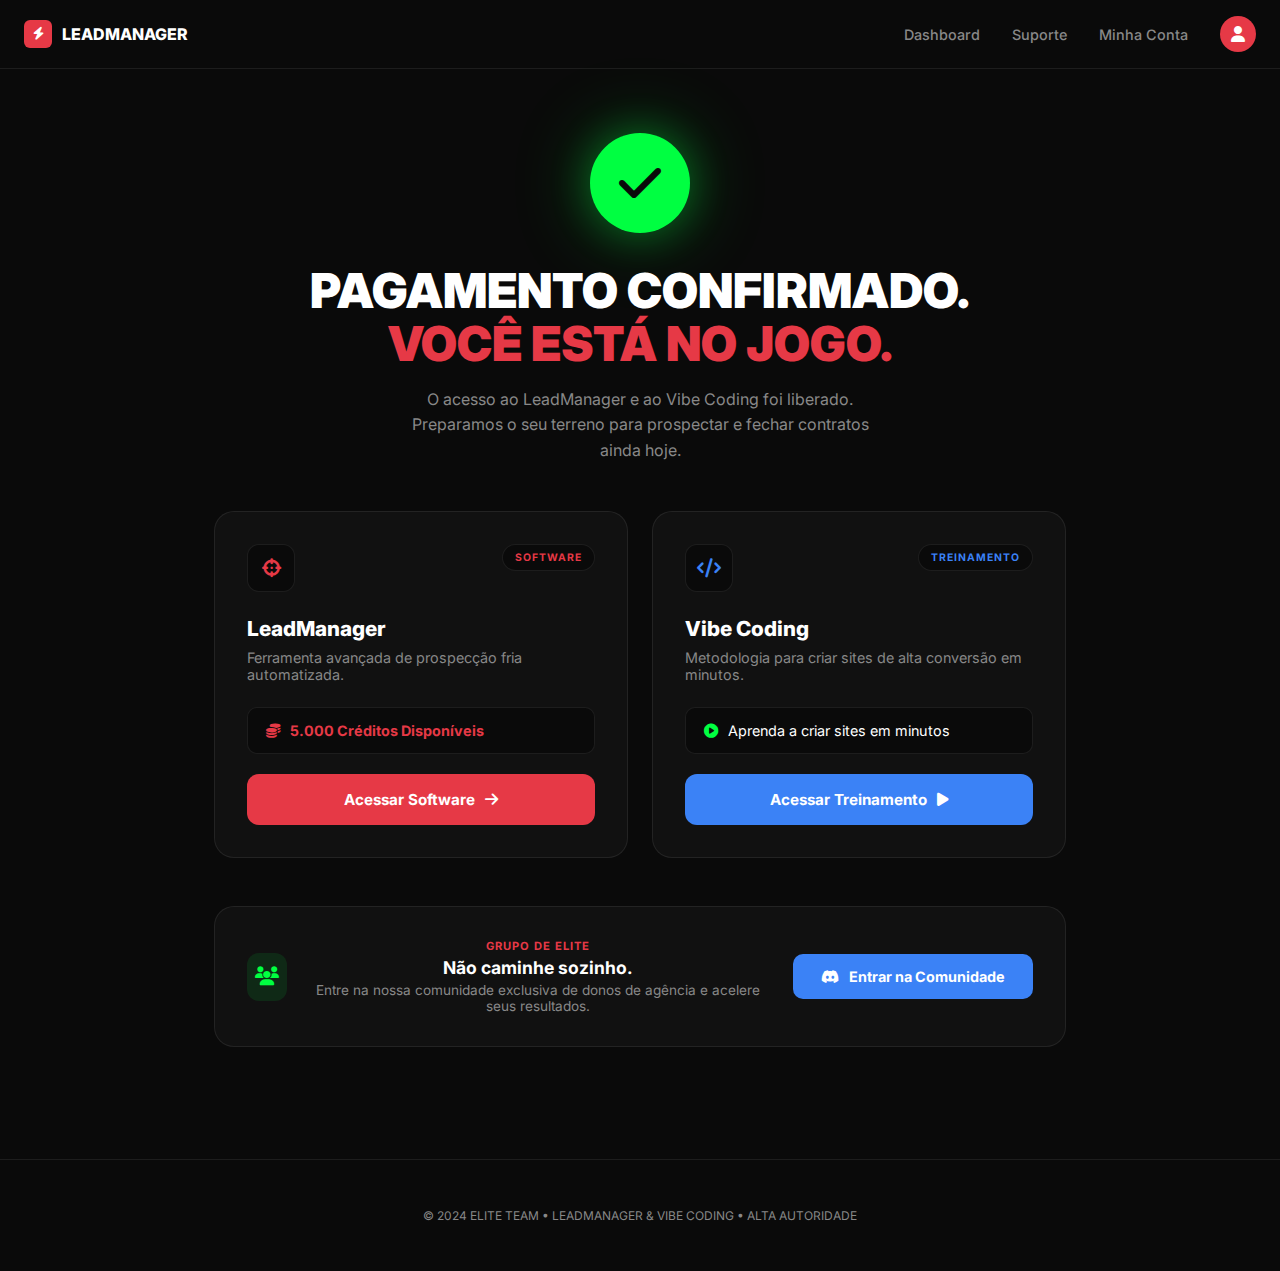
<file: webapp/sucesso.html>
<!DOCTYPE html>
<html lang="pt-BR">

<head>
    <meta charset="UTF-8">
    <meta name="viewport" content="width=device-width, initial-scale=1.0">
    <title>Pagamento Confirmado - LeadManager</title>
    <link href="https://fonts.googleapis.com/css2?family=Inter:wght@400;500;600;700;800;900&display=swap"
        rel="stylesheet">
    <link rel="stylesheet" href="https://cdnjs.cloudflare.com/ajax/libs/font-awesome/6.4.0/css/all.min.css">
    <style>
        :root {
            --bg-pure: #0A0A0A;
            --bg-card: #111111;
            --bg-elevated: #161616;
            --border-metallic: rgba(255, 255, 255, 0.08);
            --text-primary: #FFFFFF;
            --text-secondary: #888888;
            --accent-red: #E63946;
            --accent-red-glow: rgba(230, 57, 70, 0.4);
            --success-neon: #00FF41;
            --success-glow: rgba(0, 255, 65, 0.3);
            --accent-blue: #3B82F6;
        }

        * {
            margin: 0;
            padding: 0;
            box-sizing: border-box;
        }

        body {
            font-family: 'Inter', -apple-system, sans-serif;
            background: var(--bg-pure);
            color: var(--text-primary);
            min-height: 100vh;
        }

        /* Navbar */
        .navbar {
            padding: 16px 24px;
            border-bottom: 0.5px solid var(--border-metallic);
            display: flex;
            justify-content: space-between;
            align-items: center;
        }

        .logo {
            display: flex;
            align-items: center;
            gap: 10px;
            font-weight: 800;
            font-size: 1rem;
        }

        .logo-icon {
            width: 28px;
            height: 28px;
            background: var(--accent-red);
            border-radius: 6px;
            display: flex;
            align-items: center;
            justify-content: center;
            font-size: 0.8rem;
        }

        .nav-links {
            display: flex;
            gap: 32px;
            align-items: center;
        }

        .nav-links a {
            color: var(--text-secondary);
            text-decoration: none;
            font-size: 0.9rem;
            font-weight: 500;
            transition: color 0.3s;
        }

        .nav-links a:hover {
            color: var(--text-primary);
        }

        .nav-avatar {
            width: 36px;
            height: 36px;
            background: var(--accent-red);
            border-radius: 50%;
            display: flex;
            align-items: center;
            justify-content: center;
        }

        /* Main */
        .main-container {
            max-width: 900px;
            margin: 0 auto;
            padding: 64px 24px;
            text-align: center;
        }

        /* Success Icon */
        .success-icon {
            width: 100px;
            height: 100px;
            background: var(--success-neon);
            border-radius: 50%;
            display: flex;
            align-items: center;
            justify-content: center;
            font-size: 3rem;
            margin: 0 auto 32px;
            box-shadow:
                0 0 40px var(--success-glow),
                0 0 80px var(--success-glow);
            animation: success-pulse 2s ease-in-out infinite;
        }

        @keyframes success-pulse {

            0%,
            100% {
                box-shadow: 0 0 40px var(--success-glow), 0 0 80px var(--success-glow);
            }

            50% {
                box-shadow: 0 0 60px var(--success-glow), 0 0 120px var(--success-glow);
            }
        }

        .success-icon i {
            color: var(--bg-pure);
        }

        /* Headline */
        .headline {
            font-size: clamp(2rem, 5vw, 3rem);
            font-weight: 900;
            line-height: 1.1;
            margin-bottom: 16px;
        }

        .headline .red {
            color: var(--accent-red);
        }

        .subheadline {
            color: var(--text-secondary);
            font-size: 1rem;
            max-width: 500px;
            margin: 0 auto 48px;
            line-height: 1.6;
        }

        /* Product Cards */
        .products-grid {
            display: grid;
            grid-template-columns: repeat(2, 1fr);
            gap: 24px;
            margin-bottom: 48px;
        }

        @media (max-width: 600px) {
            .products-grid {
                grid-template-columns: 1fr;
            }
        }

        .product-card {
            background: var(--bg-card);
            border: 0.5px solid var(--border-metallic);
            border-radius: 20px;
            padding: 32px;
            text-align: left;
            transition: all 0.3s;
        }

        .product-card:hover {
            transform: translateY(-4px);
            box-shadow: 0 10px 40px rgba(0, 0, 0, 0.3);
        }

        .product-header {
            display: flex;
            align-items: flex-start;
            justify-content: space-between;
            margin-bottom: 24px;
        }

        .product-icon {
            width: 48px;
            height: 48px;
            background: var(--bg-pure);
            border: 0.5px solid var(--border-metallic);
            border-radius: 12px;
            display: flex;
            align-items: center;
            justify-content: center;
            font-size: 1.2rem;
        }

        .product-icon.red {
            color: var(--accent-red);
        }

        .product-icon.blue {
            color: var(--accent-blue);
        }

        .product-tag {
            font-size: 0.65rem;
            font-weight: 700;
            text-transform: uppercase;
            letter-spacing: 1px;
            padding: 6px 12px;
            border-radius: 100px;
            background: var(--bg-pure);
            border: 0.5px solid var(--border-metallic);
        }

        .product-tag.software {
            color: var(--accent-red);
        }

        .product-tag.training {
            color: var(--accent-blue);
        }

        .product-name {
            font-size: 1.3rem;
            font-weight: 800;
            margin-bottom: 8px;
        }

        .product-desc {
            color: var(--text-secondary);
            font-size: 0.9rem;
            margin-bottom: 24px;
        }

        .product-info {
            background: var(--bg-pure);
            border: 0.5px solid var(--border-metallic);
            border-radius: 10px;
            padding: 14px 18px;
            margin-bottom: 20px;
            display: flex;
            align-items: center;
            gap: 10px;
            font-size: 0.9rem;
        }

        .product-info i {
            color: var(--success-neon);
        }

        .product-info.credits {
            color: var(--accent-red);
            font-weight: 700;
        }

        .product-info.credits i {
            color: var(--accent-red);
        }

        .btn-access {
            width: 100%;
            padding: 16px;
            border-radius: 12px;
            font-weight: 700;
            font-size: 0.95rem;
            cursor: pointer;
            display: flex;
            align-items: center;
            justify-content: center;
            gap: 10px;
            transition: all 0.3s;
            text-decoration: none;
            border: none;
        }

        .btn-access.red {
            background: var(--accent-red);
            color: white;
        }

        .btn-access.red:hover {
            box-shadow: 0 8px 30px var(--accent-red-glow);
        }

        .btn-access.blue {
            background: var(--accent-blue);
            color: white;
        }

        .btn-access.blue:hover {
            box-shadow: 0 8px 30px rgba(59, 130, 246, 0.4);
        }

        /* Community Card */
        .community-card {
            background: var(--bg-card);
            border: 0.5px solid var(--border-metallic);
            border-radius: 20px;
            padding: 32px;
            display: flex;
            align-items: center;
            justify-content: space-between;
            gap: 24px;
        }

        @media (max-width: 600px) {
            .community-card {
                flex-direction: column;
                text-align: center;
            }
        }

        .community-left {
            display: flex;
            align-items: center;
            gap: 20px;
        }

        .community-icon {
            width: 48px;
            height: 48px;
            background: rgba(0, 255, 65, 0.1);
            border-radius: 12px;
            display: flex;
            align-items: center;
            justify-content: center;
            color: var(--success-neon);
            font-size: 1.2rem;
        }

        .community-label {
            color: var(--accent-red);
            font-size: 0.7rem;
            font-weight: 700;
            text-transform: uppercase;
            letter-spacing: 1px;
            margin-bottom: 4px;
        }

        .community-title {
            font-size: 1.1rem;
            font-weight: 700;
            margin-bottom: 4px;
        }

        .community-desc {
            color: var(--text-secondary);
            font-size: 0.85rem;
        }

        .btn-community {
            background: var(--accent-blue);
            color: white;
            padding: 14px 28px;
            border-radius: 10px;
            font-weight: 700;
            font-size: 0.9rem;
            display: flex;
            align-items: center;
            gap: 10px;
            text-decoration: none;
            transition: all 0.3s;
            white-space: nowrap;
        }

        .btn-community:hover {
            box-shadow: 0 8px 30px rgba(59, 130, 246, 0.4);
        }

        /* Footer */
        .footer {
            text-align: center;
            padding: 48px 24px;
            color: var(--text-secondary);
            font-size: 0.75rem;
            border-top: 0.5px solid var(--border-metallic);
            margin-top: 48px;
        }
    </style>
</head>

<body>

    <!-- Navbar -->
    <nav class="navbar">
        <div class="logo">
            <div class="logo-icon"><i class="fas fa-bolt"></i></div>
            <span>LEADMANAGER</span>
        </div>
        <div class="nav-links">
            <a href="index.html">Dashboard</a>
            <a href="#">Suporte</a>
            <a href="#">Minha Conta</a>
            <div class="nav-avatar"><i class="fas fa-user"></i></div>
        </div>
    </nav>

    <!-- Main -->
    <main class="main-container">
        <!-- Success Icon -->
        <div class="success-icon">
            <i class="fas fa-check"></i>
        </div>

        <h1 class="headline">
            PAGAMENTO CONFIRMADO.<br>
            <span class="red">VOCÊ ESTÁ NO JOGO.</span>
        </h1>

        <p class="subheadline">
            O acesso ao LeadManager e ao Vibe Coding foi liberado.<br>
            Preparamos o seu terreno para prospectar e fechar contratos ainda hoje.
        </p>

        <!-- Products -->
        <div class="products-grid">
            <!-- LeadManager -->
            <div class="product-card">
                <div class="product-header">
                    <div class="product-icon red"><i class="fas fa-crosshairs"></i></div>
                    <span class="product-tag software">SOFTWARE</span>
                </div>
                <h3 class="product-name">LeadManager</h3>
                <p class="product-desc">Ferramenta avançada de prospecção fria automatizada.</p>
                <div class="product-info credits">
                    <i class="fas fa-coins"></i>
                    5.000 Créditos Disponíveis
                </div>
                <a href="index.html" class="btn-access red">
                    Acessar Software <i class="fas fa-arrow-right"></i>
                </a>
            </div>

            <!-- Vibe Coding -->
            <div class="product-card">
                <div class="product-header">
                    <div class="product-icon blue"><i class="fas fa-code"></i></div>
                    <span class="product-tag training">TREINAMENTO</span>
                </div>
                <h3 class="product-name">Vibe Coding</h3>
                <p class="product-desc">Metodologia para criar sites de alta conversão em minutos.</p>
                <div class="product-info">
                    <i class="fas fa-play-circle"></i>
                    Aprenda a criar sites em minutos
                </div>
                <a href="#" class="btn-access blue">
                    Acessar Treinamento <i class="fas fa-play"></i>
                </a>
            </div>
        </div>

        <!-- Community -->
        <div class="community-card">
            <div class="community-left">
                <div class="community-icon"><i class="fas fa-users"></i></div>
                <div>
                    <p class="community-label">GRUPO DE ELITE</p>
                    <h4 class="community-title">Não caminhe sozinho.</h4>
                    <p class="community-desc">Entre na nossa comunidade exclusiva de donos de agência e acelere seus
                        resultados.</p>
                </div>
            </div>
            <a href="#" class="btn-community">
                <i class="fab fa-discord"></i>
                Entrar na Comunidade
            </a>
        </div>
    </main>

    <!-- Footer -->
    <footer class="footer">
        © 2024 ELITE TEAM • LEADMANAGER & VIBE CODING • ALTA AUTORIDADE
    </footer>

</body>

</html>
</file>
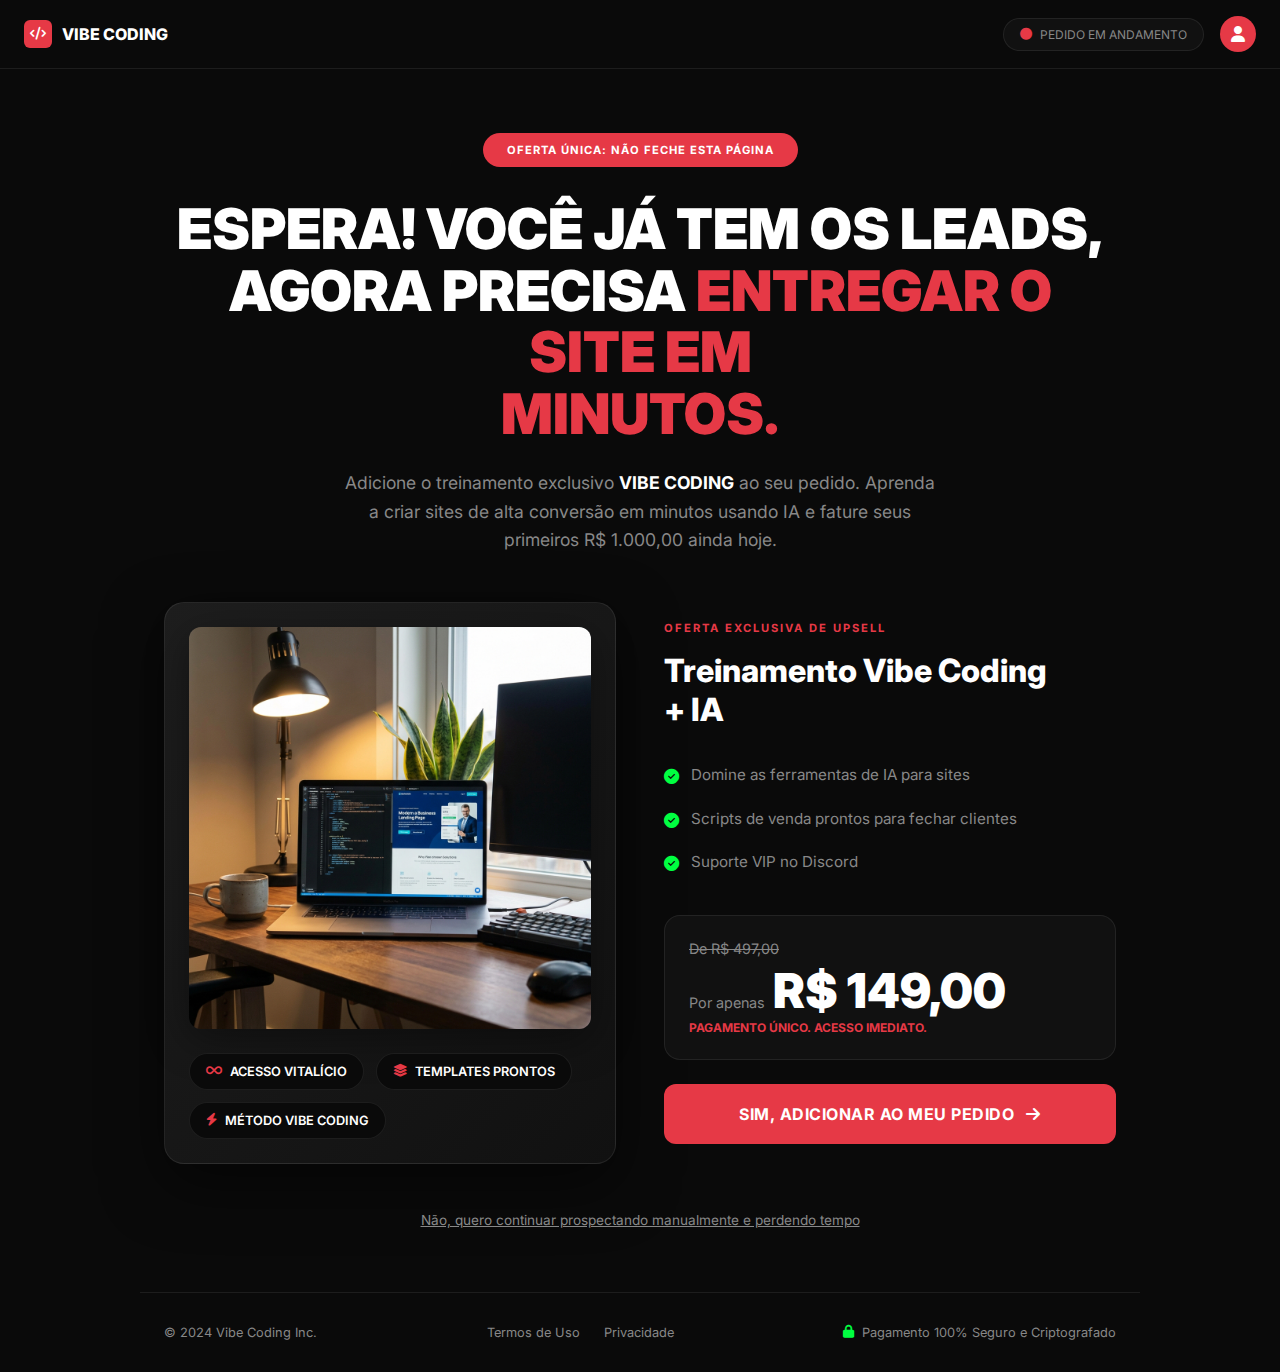
<file: webapp/upsell.html>
<!DOCTYPE html>
<html lang="pt-BR">

<head>
    <meta charset="UTF-8">
    <meta name="viewport" content="width=device-width, initial-scale=1.0">
    <title>Oferta Especial - Vibe Coding</title>
    <link href="https://fonts.googleapis.com/css2?family=Inter:wght@400;500;600;700;800;900&display=swap"
        rel="stylesheet">
    <link rel="stylesheet" href="https://cdnjs.cloudflare.com/ajax/libs/font-awesome/6.4.0/css/all.min.css">
    <style>
        :root {
            --bg-pure: #0A0A0A;
            --bg-card: #111111;
            --border-metallic: rgba(255, 255, 255, 0.08);
            --text-primary: #FFFFFF;
            --text-secondary: #888888;
            --accent-red: #E63946;
            --accent-red-glow: rgba(230, 57, 70, 0.4);
            --success-neon: #00FF41;
        }

        * {
            margin: 0;
            padding: 0;
            box-sizing: border-box;
        }

        body {
            font-family: 'Inter', -apple-system, sans-serif;
            background: var(--bg-pure);
            color: var(--text-primary);
            min-height: 100vh;
        }

        /* Navbar */
        .navbar {
            padding: 16px 24px;
            border-bottom: 0.5px solid var(--border-metallic);
            display: flex;
            justify-content: space-between;
            align-items: center;
        }

        .logo {
            display: flex;
            align-items: center;
            gap: 10px;
            font-weight: 800;
            font-size: 1rem;
        }

        .logo-icon {
            width: 28px;
            height: 28px;
            background: var(--accent-red);
            border-radius: 6px;
            display: flex;
            align-items: center;
            justify-content: center;
            font-size: 0.8rem;
        }

        .nav-right {
            display: flex;
            align-items: center;
            gap: 16px;
        }

        .nav-badge {
            display: flex;
            align-items: center;
            gap: 8px;
            font-size: 0.75rem;
            color: var(--text-secondary);
            background: var(--bg-card);
            padding: 8px 16px;
            border-radius: 100px;
            border: 0.5px solid var(--border-metallic);
        }

        .nav-badge i {
            color: var(--accent-red);
        }

        .nav-avatar {
            width: 36px;
            height: 36px;
            background: var(--accent-red);
            border-radius: 50%;
            display: flex;
            align-items: center;
            justify-content: center;
        }

        /* Main */
        .main-container {
            max-width: 1000px;
            margin: 0 auto;
            padding: 64px 24px;
            text-align: center;
        }

        /* Urgency Banner */
        .urgency-banner {
            display: inline-block;
            background: var(--accent-red);
            color: white;
            font-size: 0.7rem;
            font-weight: 700;
            text-transform: uppercase;
            letter-spacing: 1px;
            padding: 10px 24px;
            border-radius: 100px;
            margin-bottom: 32px;
        }

        /* Headline */
        .headline {
            font-size: clamp(2rem, 5vw, 3.5rem);
            font-weight: 900;
            line-height: 1.1;
            margin-bottom: 24px;
        }

        .headline .red {
            color: var(--accent-red);
        }

        .subheadline {
            color: var(--text-secondary);
            font-size: 1.1rem;
            max-width: 600px;
            margin: 0 auto 48px;
            line-height: 1.6;
        }

        .subheadline strong {
            color: var(--text-primary);
        }

        /* Product Section */
        .product-section {
            display: grid;
            grid-template-columns: 1fr 1fr;
            gap: 48px;
            text-align: left;
            margin-bottom: 48px;
        }

        @media (max-width: 768px) {
            .product-section {
                grid-template-columns: 1fr;
            }
        }

        /* Mockup */
        .mockup-container {
            background: linear-gradient(135deg, rgba(30, 30, 30, 1) 0%, var(--bg-card) 100%);
            border-radius: 20px;
            padding: 24px;
            border: 0.5px solid var(--border-metallic);
            box-shadow: 0 20px 60px rgba(0, 0, 0, 0.5);
        }

        .mockup-image {
            width: 100%;
            border-radius: 12px;
            box-shadow: 0 10px 40px rgba(0, 0, 0, 0.4);
        }

        .mockup-badges {
            display: flex;
            gap: 12px;
            margin-top: 20px;
            flex-wrap: wrap;
        }

        .mockup-badge {
            display: flex;
            align-items: center;
            gap: 8px;
            background: var(--bg-pure);
            border: 0.5px solid var(--border-metallic);
            padding: 10px 16px;
            border-radius: 100px;
            font-size: 0.8rem;
            font-weight: 600;
        }

        .mockup-badge i {
            color: var(--accent-red);
        }

        /* Offer Details */
        .offer-details {
            display: flex;
            flex-direction: column;
            justify-content: center;
        }

        .offer-label {
            color: var(--accent-red);
            font-size: 0.7rem;
            font-weight: 700;
            text-transform: uppercase;
            letter-spacing: 2px;
            margin-bottom: 16px;
        }

        .offer-title {
            font-size: 2rem;
            font-weight: 800;
            margin-bottom: 24px;
        }

        .offer-features {
            list-style: none;
            margin-bottom: 32px;
        }

        .offer-features li {
            display: flex;
            align-items: flex-start;
            gap: 12px;
            padding: 12px 0;
            font-size: 0.95rem;
            color: var(--text-secondary);
        }

        .offer-features li i {
            color: var(--success-neon);
            margin-top: 4px;
        }

        /* Price Box */
        .price-box {
            background: var(--bg-card);
            border: 0.5px solid var(--border-metallic);
            border-radius: 16px;
            padding: 24px;
            margin-bottom: 24px;
        }

        .price-original {
            color: var(--text-secondary);
            font-size: 0.9rem;
            text-decoration: line-through;
            margin-bottom: 4px;
        }

        .price-current {
            display: flex;
            align-items: baseline;
            gap: 8px;
        }

        .price-label {
            color: var(--text-secondary);
            font-size: 0.9rem;
        }

        .price-value {
            font-size: 3rem;
            font-weight: 900;
        }

        .price-tag {
            color: var(--accent-red);
            font-size: 0.75rem;
            font-weight: 700;
            text-transform: uppercase;
        }

        /* CTA Button */
        .btn-cta {
            width: 100%;
            background: var(--accent-red);
            color: white;
            font-weight: 700;
            font-size: 1rem;
            padding: 20px;
            border-radius: 12px;
            border: none;
            cursor: pointer;
            display: flex;
            align-items: center;
            justify-content: center;
            gap: 12px;
            text-transform: uppercase;
            letter-spacing: 0.5px;
            transition: all 0.3s;
            text-decoration: none;
        }

        .btn-cta:hover {
            transform: translateY(-2px);
            box-shadow: 0 10px 40px var(--accent-red-glow);
        }

        /* Skip Link */
        .skip-link {
            display: block;
            text-align: center;
            color: var(--text-secondary);
            font-size: 0.85rem;
            margin-top: 32px;
            text-decoration: underline;
            cursor: pointer;
            transition: color 0.3s;
        }

        .skip-link:hover {
            color: var(--text-primary);
        }

        /* Footer */
        .footer {
            max-width: 1000px;
            margin: 0 auto;
            padding: 32px 24px;
            border-top: 0.5px solid var(--border-metallic);
            display: flex;
            justify-content: space-between;
            align-items: center;
            flex-wrap: wrap;
            gap: 16px;
        }

        .footer-links {
            display: flex;
            gap: 24px;
        }

        .footer-links a {
            color: var(--text-secondary);
            text-decoration: none;
            font-size: 0.8rem;
        }

        .footer-secure {
            display: flex;
            align-items: center;
            gap: 8px;
            color: var(--text-secondary);
            font-size: 0.8rem;
        }

        .footer-secure i {
            color: var(--success-neon);
        }
    </style>
</head>

<body>

    <!-- Navbar -->
    <nav class="navbar">
        <div class="logo">
            <div class="logo-icon"><i class="fas fa-code"></i></div>
            <span>VIBE CODING</span>
        </div>
        <div class="nav-right">
            <div class="nav-badge">
                <i class="fas fa-circle"></i>
                PEDIDO EM ANDAMENTO
            </div>
            <div class="nav-avatar"><i class="fas fa-user"></i></div>
        </div>
    </nav>

    <!-- Main -->
    <main class="main-container">
        <div class="urgency-banner">
            OFERTA ÚNICA: NÃO FECHE ESTA PÁGINA
        </div>

        <h1 class="headline">
            ESPERA! VOCÊ JÁ TEM OS LEADS,<br>
            AGORA PRECISA <span class="red">ENTREGAR O SITE EM<br>MINUTOS.</span>
        </h1>

        <p class="subheadline">
            Adicione o treinamento exclusivo <strong>VIBE CODING</strong> ao seu pedido. Aprenda a criar sites de alta
            conversão em minutos usando IA e fature seus primeiros R$ 1.000,00 ainda hoje.
        </p>

        <div class="product-section">
            <!-- Mockup -->
            <div class="mockup-container">
                <img src="img/vibe-coding-mockup.png" alt="Vibe Coding Interface" class="mockup-image">
                <div class="mockup-badges">
                    <div class="mockup-badge"><i class="fas fa-infinity"></i> ACESSO VITALÍCIO</div>
                    <div class="mockup-badge"><i class="fas fa-layer-group"></i> TEMPLATES PRONTOS</div>
                    <div class="mockup-badge"><i class="fas fa-bolt"></i> MÉTODO VIBE CODING</div>
                </div>
            </div>

            <!-- Offer -->
            <div class="offer-details">
                <p class="offer-label">OFERTA EXCLUSIVA DE UPSELL</p>
                <h2 class="offer-title">Treinamento Vibe Coding<br>+ IA</h2>

                <ul class="offer-features">
                    <li>
                        <i class="fas fa-check-circle"></i>
                        <span>Domine as ferramentas de IA para sites</span>
                    </li>
                    <li>
                        <i class="fas fa-check-circle"></i>
                        <span>Scripts de venda prontos para fechar clientes</span>
                    </li>
                    <li>
                        <i class="fas fa-check-circle"></i>
                        <span>Suporte VIP no Discord</span>
                    </li>
                </ul>

                <div class="price-box">
                    <p class="price-original">De R$ 497,00</p>
                    <div class="price-current">
                        <span class="price-label">Por apenas</span>
                        <span class="price-value">R$ 149,00</span>
                    </div>
                    <p class="price-tag">PAGAMENTO ÚNICO. ACESSO IMEDIATO.</p>
                </div>

                <a href="pix.html?upsell=true" class="btn-cta">
                    SIM, ADICIONAR AO MEU PEDIDO <i class="fas fa-arrow-right"></i>
                </a>
            </div>
        </div>

        <a href="sucesso.html" class="skip-link">Não, quero continuar prospectando manualmente e perdendo tempo</a>
    </main>

    <!-- Footer -->
    <footer class="footer">
        <p style="color: var(--text-secondary); font-size: 0.8rem;">© 2024 Vibe Coding Inc.</p>
        <div class="footer-links">
            <a href="#">Termos de Uso</a>
            <a href="#">Privacidade</a>
        </div>
        <div class="footer-secure">
            <i class="fas fa-lock"></i>
            Pagamento 100% Seguro e Criptografado
        </div>
    </footer>

</body>

</html>
</file>
